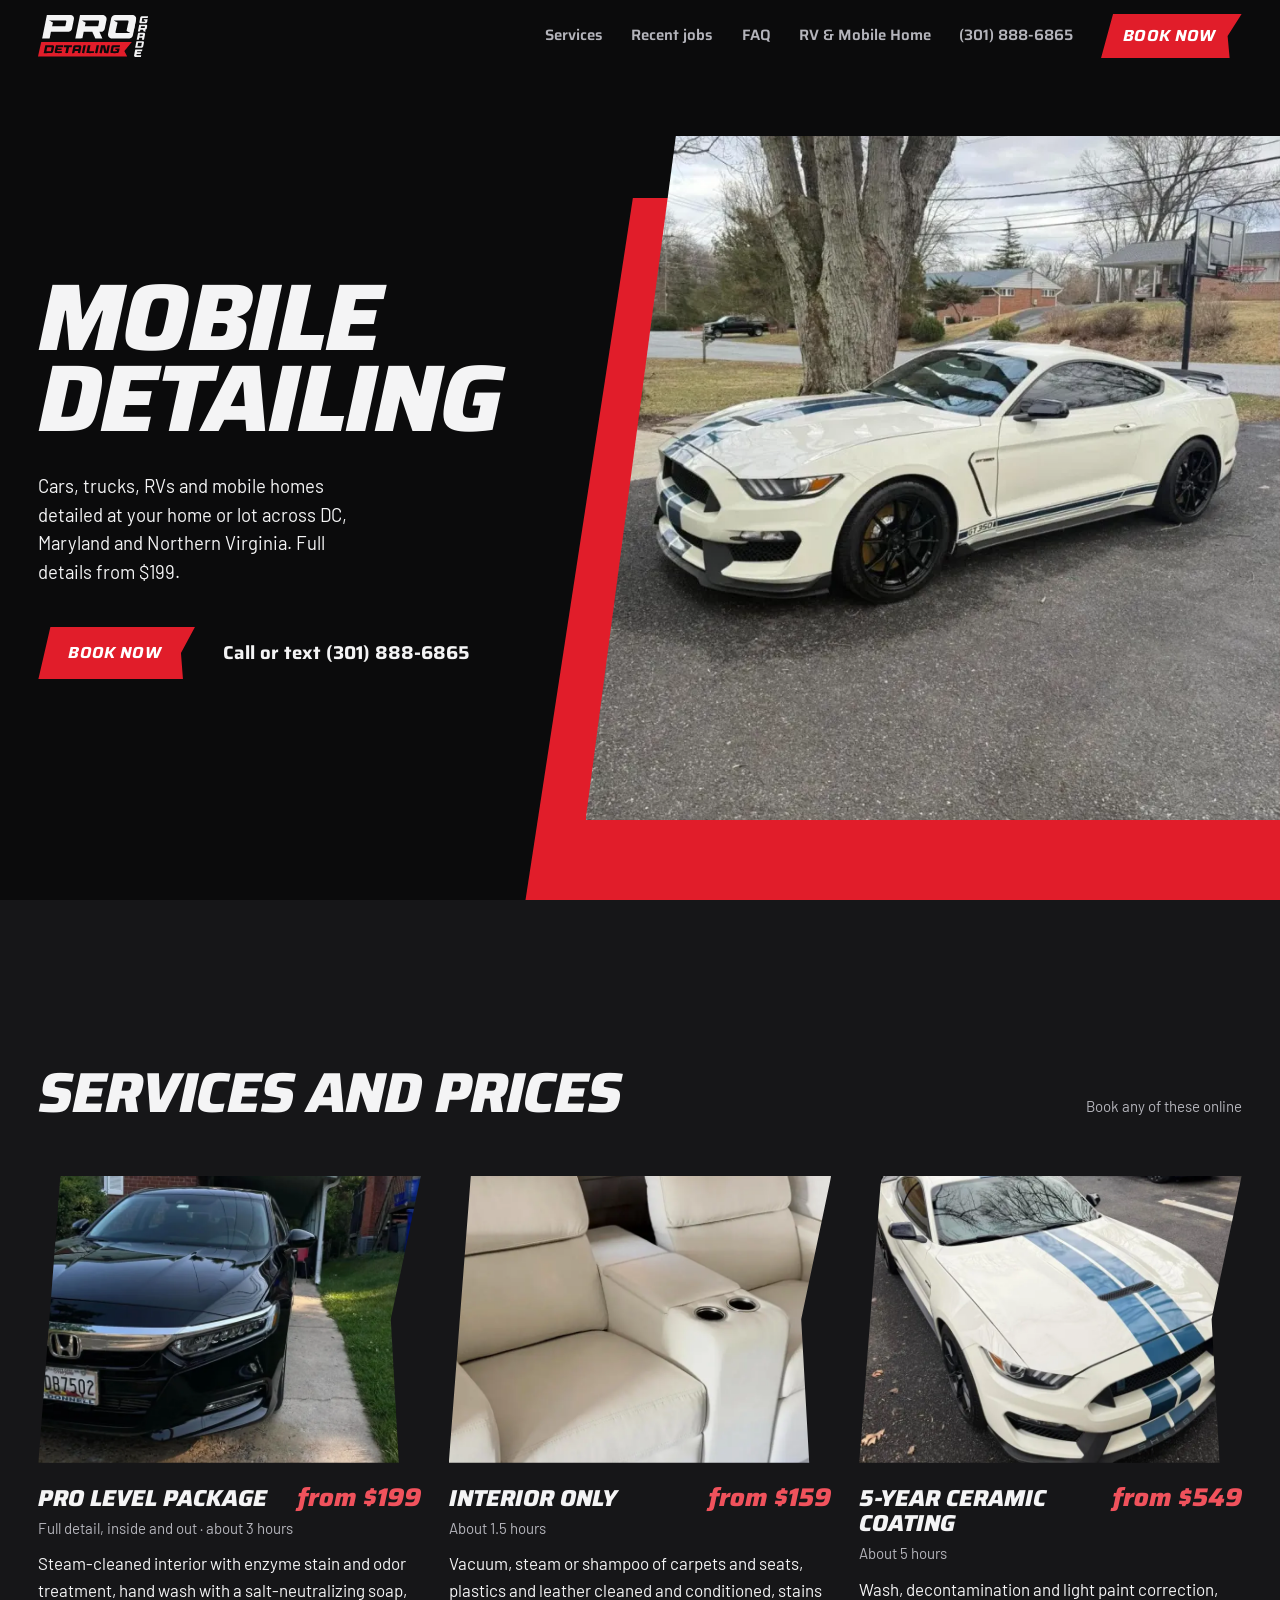
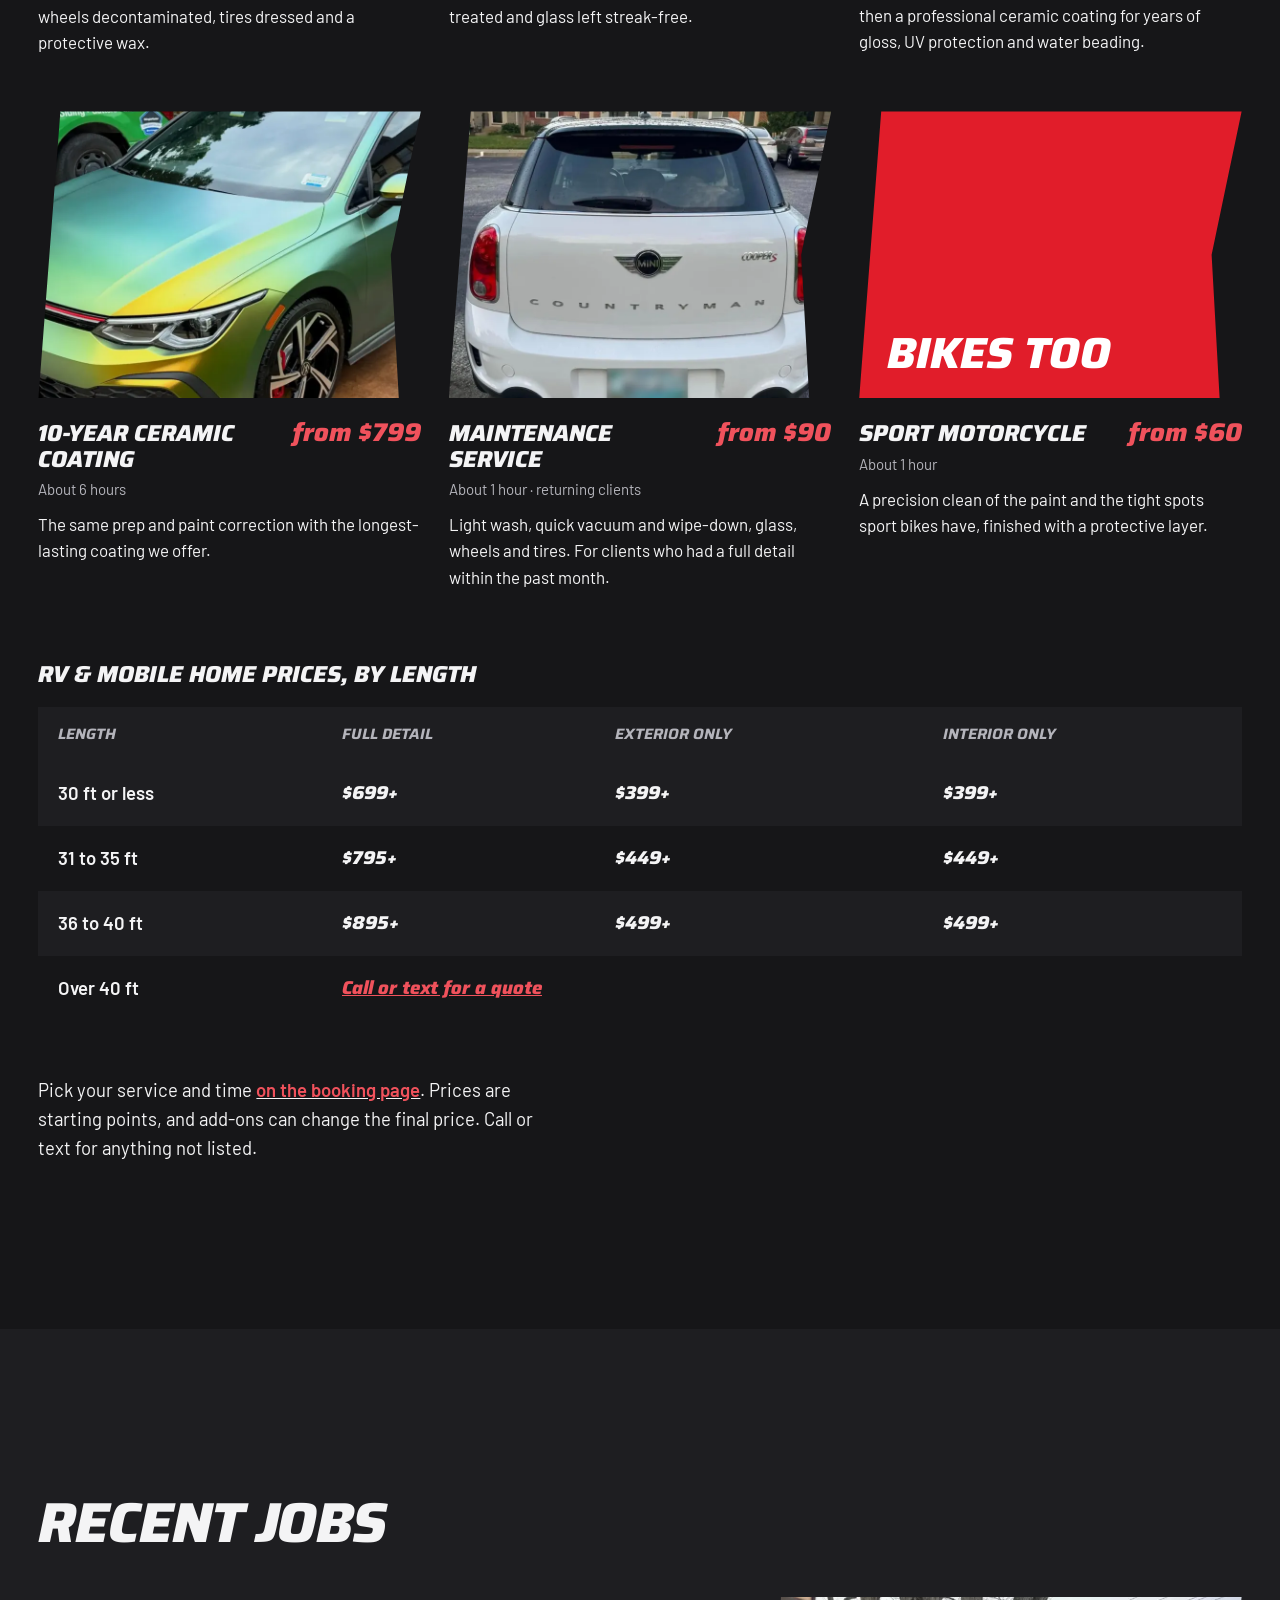
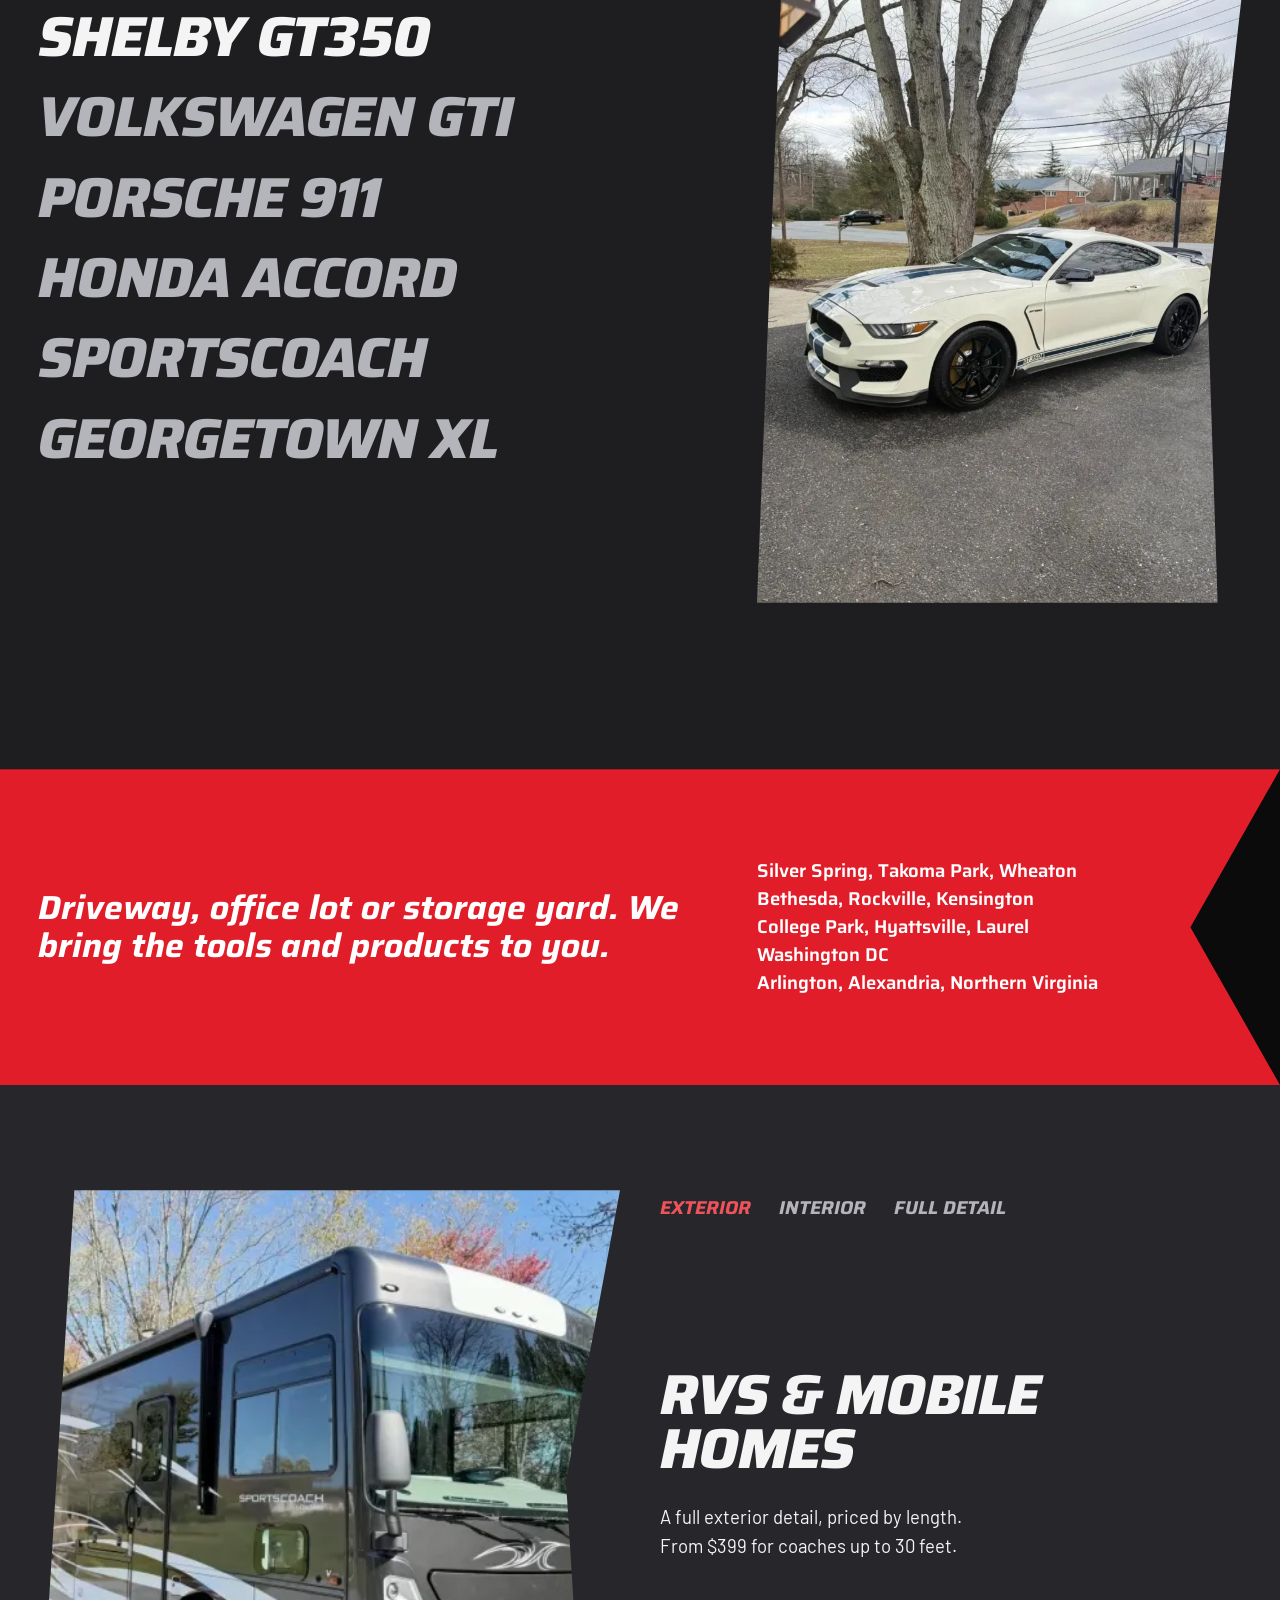
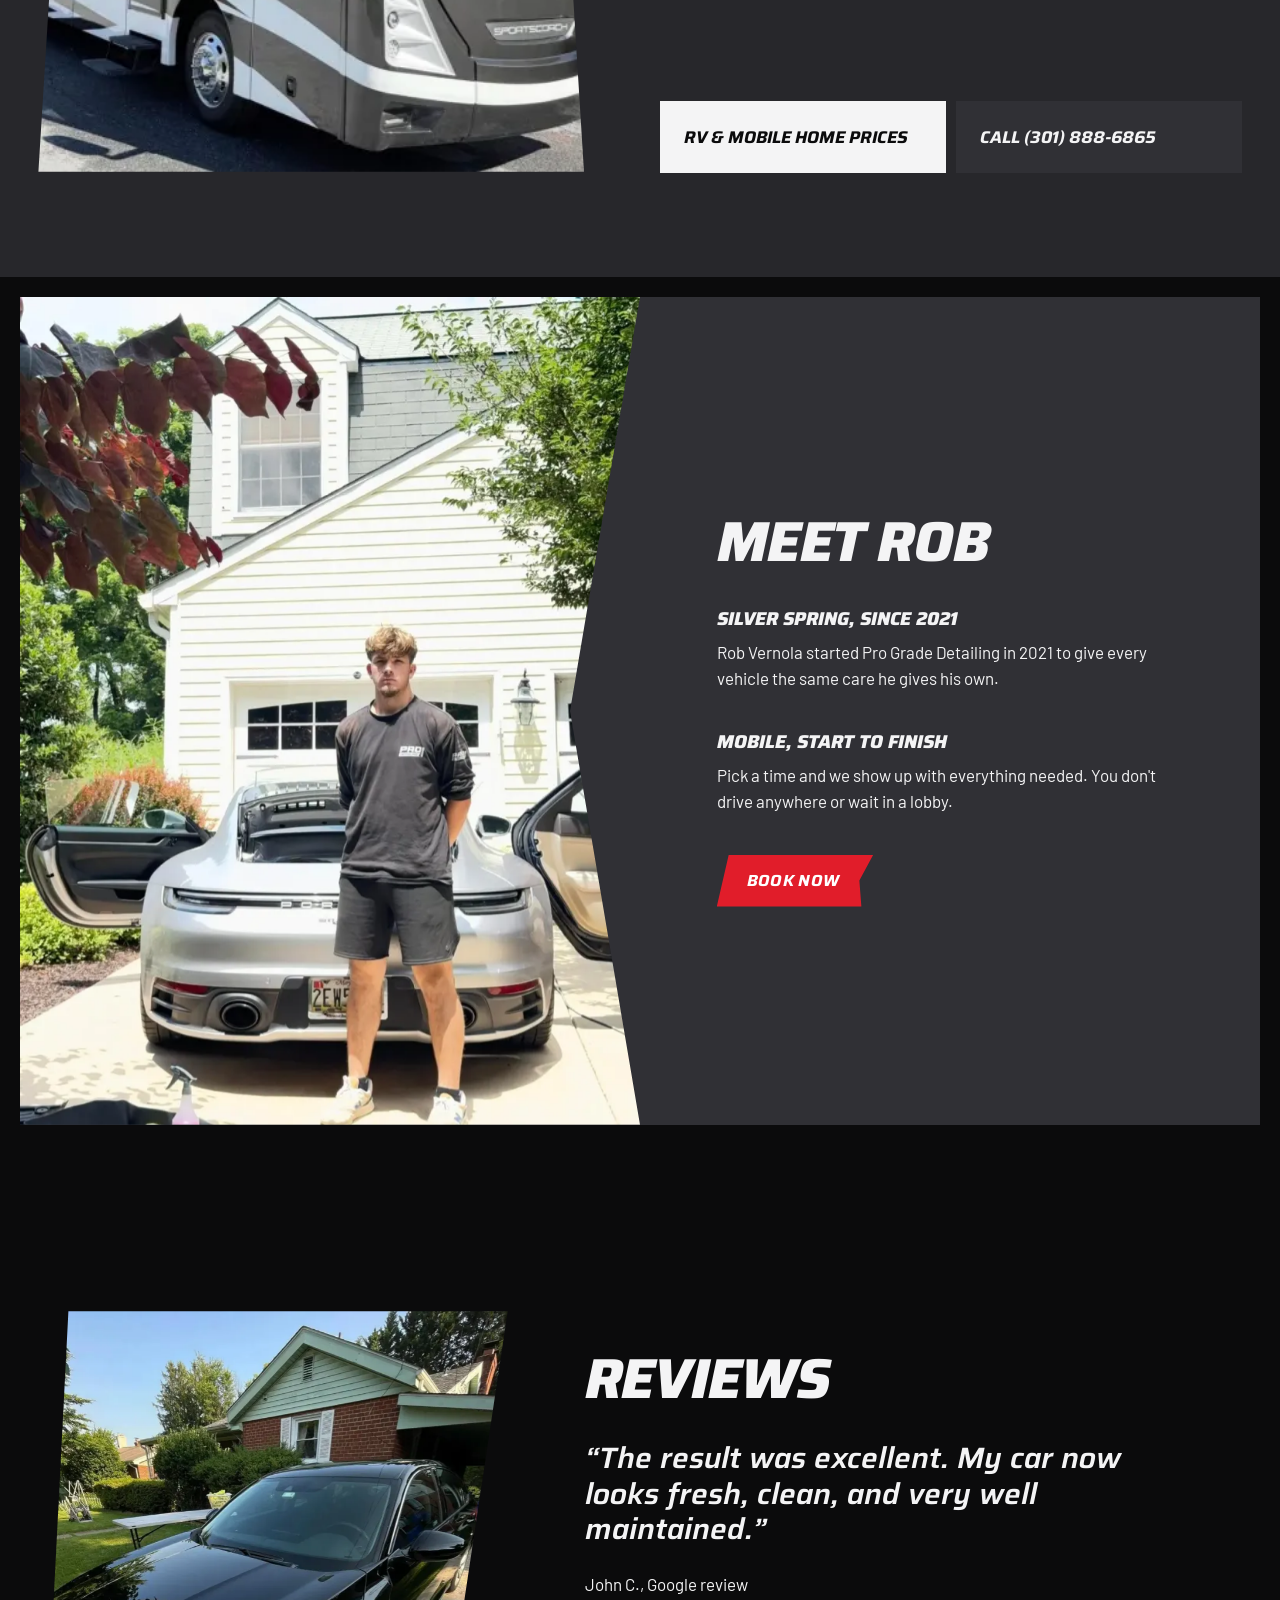
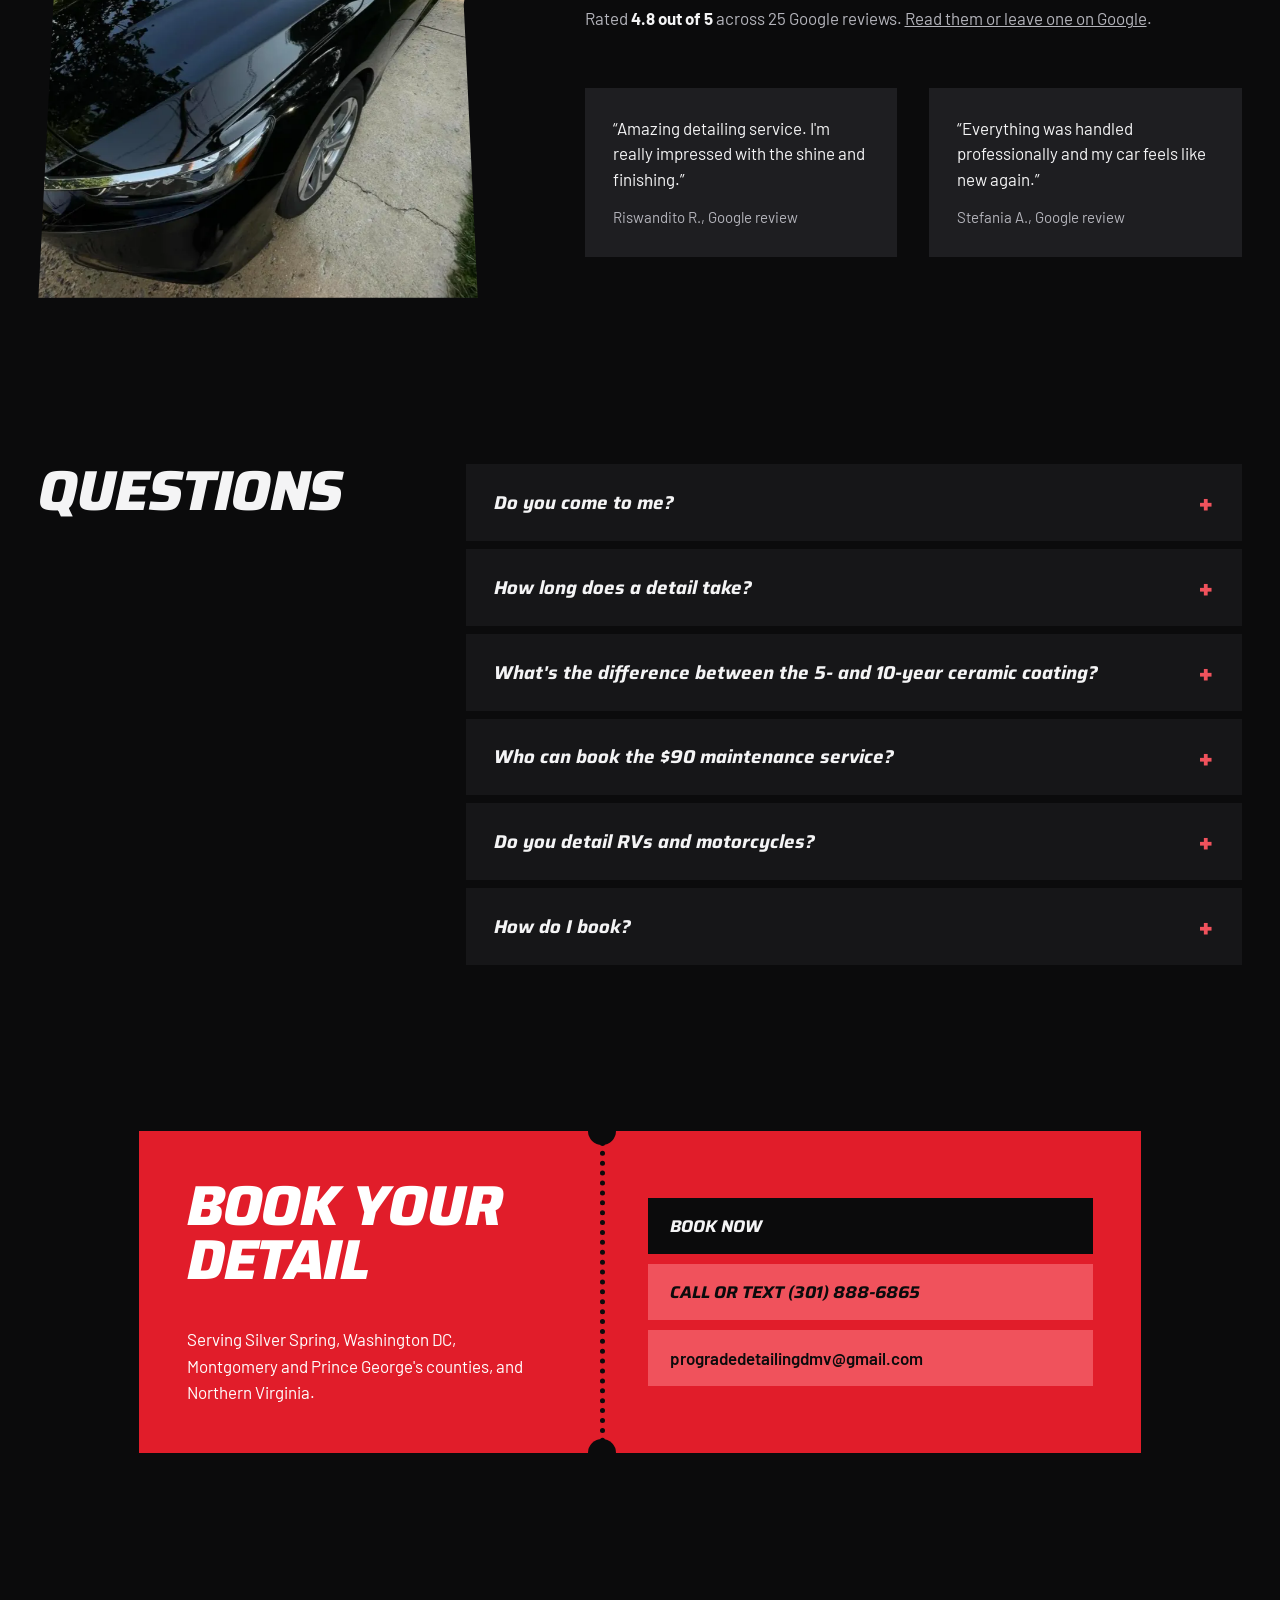
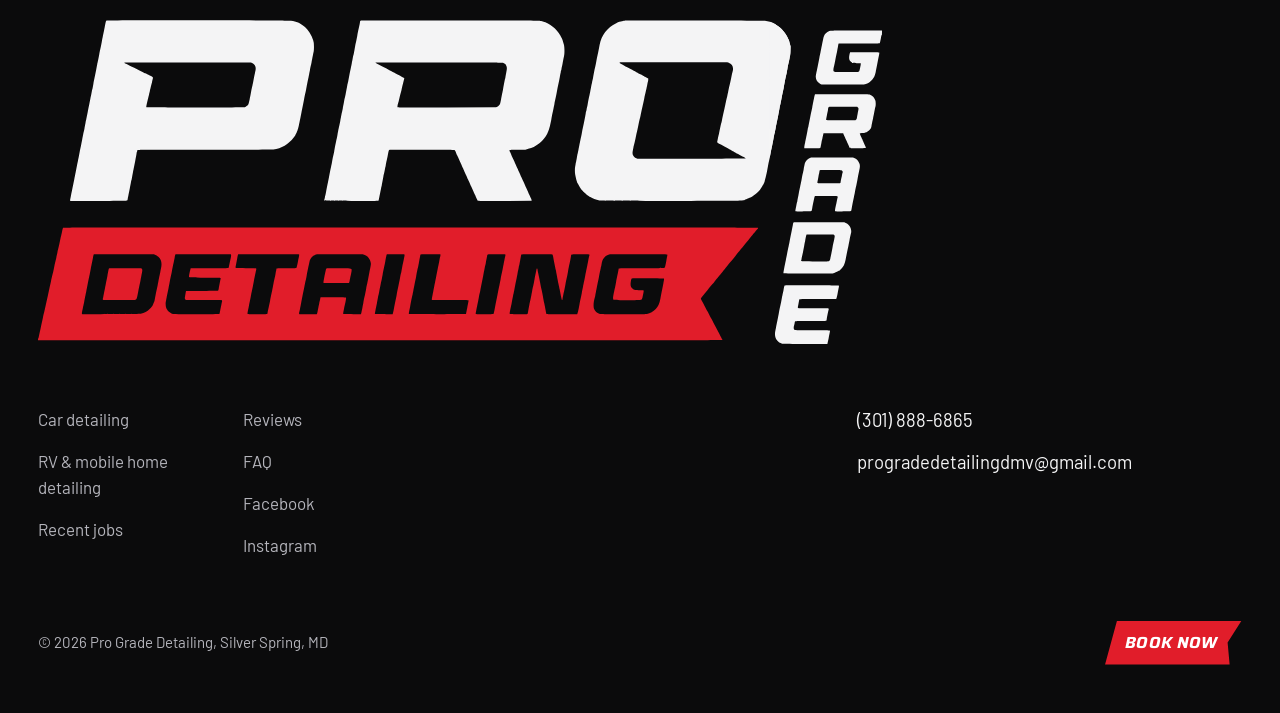
<file: index.html>
<!doctype html>
<html lang="en">
<head>
  <meta charset="utf-8">
  <meta name="viewport" content="width=device-width, initial-scale=1">
  <title>Mobile Car &amp; RV Detailing in Silver Spring, MD | Pro Grade</title>
  <meta name="description" content="Mobile car, RV and mobile home detailing in Silver Spring, DC, Maryland and Northern Virginia. Full details from $199, ceramic coating from $549. Rated 4.8 on Google.">
  <link rel="canonical" href="https://progradedetailing.net/">
  <meta property="og:type" content="website">
  <meta property="og:title" content="Pro Grade Detailing | Mobile Car, RV &amp; Mobile Home Detailing">
  <meta property="og:description" content="We come to you. Mobile car, RV and mobile home detailing across DC, Maryland and Northern Virginia. Full details from $199.">
  <meta property="og:image" content="https://progradedetailing.net/assets/og.jpg">
  <meta property="og:image:width" content="1200">
  <meta property="og:image:height" content="630">
  <meta name="twitter:card" content="summary_large_image">
  <meta property="og:url" content="https://progradedetailing.net/">
  <meta name="theme-color" content="#0b0b0c">
  <script>document.documentElement.classList.add('js')</script>
  <link rel="icon" href="assets/favicon.svg" type="image/svg+xml">
  <link rel="apple-touch-icon" href="assets/apple-touch-icon.png">
  <link rel="preconnect" href="https://fonts.googleapis.com">
  <link rel="preconnect" href="https://fonts.gstatic.com" crossorigin>
  <link href="https://fonts.googleapis.com/css2?family=Barlow:wght@400;600&family=Saira:ital,wght@0,600;0,700;1,600;1,700;1,800&display=swap" rel="stylesheet">
  <link rel="stylesheet" href="assets/site.css?v=17">
  <link rel="preload" as="image" href="assets/img/car-shelby.webp" imagesrcset="assets/img/car-shelby-800.webp 800w, assets/img/car-shelby.webp 1189w" imagesizes="(max-width: 900px) 100vw, 50vw">
  <script type="application/ld+json">
  {
    "@context": "https://schema.org",
    "@type": "AutoWash",
    "name": "Pro Grade Detailing",
    "url": "https://progradedetailing.net/",
    "telephone": "+1-301-888-6865",
    "email": "progradedetailingdmv@gmail.com",
    "image": "https://progradedetailing.net/assets/img/car-accord-front.webp",
    "logo": "https://progradedetailing.net/assets/apple-touch-icon.png",
    "hasMap": "https://www.google.com/search?kgmid=/g/11yhv1n46n",
    "founder": { "@type": "Person", "name": "Robert Vernola" },
    "foundingDate": "2021",
    "address": { "@type": "PostalAddress", "addressLocality": "Silver Spring", "addressRegion": "MD", "addressCountry": "US" },
    "areaServed": ["Washington, DC", "Montgomery County, MD", "Prince George's County, MD", "Northern Virginia"],
    "knowsAbout": ["Mobile car detailing", "Interior detailing", "Ceramic coating", "RV detailing", "Mobile home washing", "Motorcycle detailing"],
    "aggregateRating": { "@type": "AggregateRating", "ratingValue": "4.8", "reviewCount": "25" },
    "priceRange": "$60-$895",
    "hasOfferCatalog": {"@type": "OfferCatalog", "name": "Detailing services", "itemListElement": [{"@type": "Offer", "priceCurrency": "USD", "priceSpecification": {"@type": "PriceSpecification", "minPrice": "199", "priceCurrency": "USD"}, "itemOffered": {"@type": "Service", "name": "Pro Level Package (full detail)"}}, {"@type": "Offer", "priceCurrency": "USD", "priceSpecification": {"@type": "PriceSpecification", "minPrice": "159", "priceCurrency": "USD"}, "itemOffered": {"@type": "Service", "name": "Interior Only"}}, {"@type": "Offer", "priceCurrency": "USD", "priceSpecification": {"@type": "PriceSpecification", "minPrice": "549", "priceCurrency": "USD"}, "itemOffered": {"@type": "Service", "name": "5 Year Ceramic Coating"}}, {"@type": "Offer", "priceCurrency": "USD", "priceSpecification": {"@type": "PriceSpecification", "minPrice": "799", "priceCurrency": "USD"}, "itemOffered": {"@type": "Service", "name": "10 Year Ceramic Coating"}}, {"@type": "Offer", "priceCurrency": "USD", "priceSpecification": {"@type": "PriceSpecification", "minPrice": "90", "priceCurrency": "USD"}, "itemOffered": {"@type": "Service", "name": "Maintenance Service"}}, {"@type": "Offer", "priceCurrency": "USD", "priceSpecification": {"@type": "PriceSpecification", "minPrice": "60", "priceCurrency": "USD"}, "itemOffered": {"@type": "Service", "name": "Sport Motorcycle"}}]},
    "sameAs": ["https://www.facebook.com/progradedetailingdmv/", "https://www.instagram.com/prograde_detailing/"]
  }
  </script>
  <script type="application/ld+json">
{
  "@context": "https://schema.org",
  "@type": "FAQPage",
  "mainEntity": [
    {
      "@type": "Question",
      "name": "Do you come to me?",
      "acceptedAnswer": {
        "@type": "Answer",
        "text": "Yes. Pro Grade is fully mobile. We detail at your home, office or lot anywhere in Washington DC, suburban Maryland and Northern Virginia."
      }
    },
    {
      "@type": "Question",
      "name": "How long does a detail take?",
      "acceptedAnswer": {
        "@type": "Answer",
        "text": "About 3 hours for the Pro Level Package, 1.5 hours for an interior-only detail, 5 to 6 hours for ceramic coating and about 5 hours for an RV."
      }
    },
    {
      "@type": "Question",
      "name": "What's the difference between the 5- and 10-year ceramic coating?",
      "acceptedAnswer": {
        "@type": "Answer",
        "text": "Both include a wash, decontamination and light paint correction before the coating goes on. The 10-year option uses our longest-lasting coating."
      }
    },
    {
      "@type": "Question",
      "name": "Who can book the $90 maintenance service?",
      "acceptedAnswer": {
        "@type": "Answer",
        "text": "Returning clients who had a full interior or exterior detail with us within the past month. It keeps that result going between full details."
      }
    },
    {
      "@type": "Question",
      "name": "Do you detail RVs and motorcycles?",
      "acceptedAnswer": {
        "@type": "Answer",
        "text": "Yes. RV details are priced by length, from $399, and sport motorcycles are $60. RVs over 40 feet get a custom quote."
      }
    },
    {
      "@type": "Question",
      "name": "How do I book?",
      "acceptedAnswer": {
        "@type": "Answer",
        "text": "Pick a service and a time on our online booking page, or call or text (301) 888-6865."
      }
    }
  ]
}
  </script>
</head>
<body>
  <a class="skip" href="#main">Skip to content</a>

  <header class="site-header">
    <div class="wrap">
      <a class="brand" href="./" aria-label="Pro Grade Detailing home"><img src="assets/logo-red.svg" alt="Pro Grade Detailing" width="110" height="42"></a>
      <nav class="nav" id="site-nav" aria-label="Main">
        <a class="opt" href="#services">Services</a>
        <a class="opt" href="#work">Recent jobs</a>
        <a class="opt" href="#faq">FAQ</a>
        <a class="opt" href="rv/">RV &amp; Mobile Home</a>
        <a href="tel:+13018886865">(301) 888-6865</a>
        <a class="btn btn-red" href="https://cal.callwhale.com/progradedetailing" target="_blank" rel="noopener">Book Now</a>
      </nav>
      <button class="menu-toggle" type="button" aria-expanded="false" aria-controls="site-nav" aria-label="Menu"><span></span><span></span></button>
    </div>
  </header>

  <main id="main">
    <section class="hero" aria-labelledby="hero-title">
      <div class="hero-copy">
        <h1 id="hero-title">Mobile detailing</h1>
        <p>Cars, trucks, RVs and mobile homes detailed at your home or lot across DC, Maryland and Northern Virginia. Full details from $199.</p>
        <div class="hero-actions">
          <a class="btn btn-red" href="https://cal.callwhale.com/progradedetailing" target="_blank" rel="noopener">Book Now</a>
          <a href="tel:+13018886865">Call or text (301) 888-6865</a>
        </div>
      </div>
      <div class="hero-shot"><div class="cut"><img src="assets/img/car-shelby.webp" srcset="assets/img/car-shelby-800.webp 800w, assets/img/car-shelby.webp 1189w" sizes="(max-width: 900px) 100vw, 50vw" alt="White Shelby GT350 with blue stripes, freshly detailed in a driveway" width="1189" height="1586" style="object-position:45% 70%"></div></div>
    </section>

    <section class="services" id="services" aria-labelledby="services-title">
      <div class="wrap">
        <div class="list-head rise"><h2 id="services-title">Services and prices</h2><span>Book any of these online</span></div>
        <ul class="menu">
          <li class="rise" style="--i:0"><img src="assets/img/car-accord-front.webp" srcset="assets/img/car-accord-front-800.webp 800w, assets/img/car-accord-front.webp 1268w" sizes="(max-width: 560px) 100vw, (max-width: 900px) 50vw, 33vw" alt="Black Honda Accord after a Pro Level full detail" width="800" height="600" loading="lazy"><div><div class="svc-top"><h3><a href="https://cal.callwhale.com/progradedetailing" target="_blank" rel="noopener">Pro Level Package</a></h3><span class="price">from $199</span></div><p class="meta">Full detail, inside and out · about 3 hours</p><p>Steam-cleaned interior with enzyme stain and odor treatment, hand wash with a salt-neutralizing soap, wheels decontaminated, tires dressed and a protective wax.</p></div></li>
          <li class="rise" style="--i:1"><img src="assets/img/rv-recliners.webp" srcset="assets/img/rv-recliners-800.webp 800w, assets/img/rv-recliners.webp 1188w" sizes="(max-width: 560px) 100vw, (max-width: 900px) 50vw, 33vw" alt="Clean cream leather recliners after an interior detail" width="800" height="600" loading="lazy"><div><div class="svc-top"><h3><a href="https://cal.callwhale.com/progradedetailing" target="_blank" rel="noopener">Interior only</a></h3><span class="price">from $159</span></div><p class="meta">About 1.5 hours</p><p>Vacuum, steam or shampoo of carpets and seats, plastics and leather cleaned and conditioned, stains treated and glass left streak-free.</p></div></li>
          <li class="rise" style="--i:2"><img src="assets/img/car-shelby-hood.webp" srcset="assets/img/car-shelby-hood-800.webp 800w, assets/img/car-shelby-hood.webp 1189w" sizes="(max-width: 560px) 100vw, (max-width: 900px) 50vw, 33vw" alt="Shelby GT350 hood with a glossy ceramic-coated finish" width="800" height="600" loading="lazy" style="object-position:50% 70%"><div><div class="svc-top"><h3><a href="https://cal.callwhale.com/progradedetailing" target="_blank" rel="noopener">5-year ceramic coating</a></h3><span class="price">from $549</span></div><p class="meta">About 5 hours</p><p>Wash, decontamination and light paint correction, then a professional ceramic coating for years of gloss, UV protection and water beading.</p></div></li>
          <li class="rise" style="--i:0"><img src="assets/img/car-gti-front.webp" srcset="assets/img/car-gti-front-800.webp 800w, assets/img/car-gti-front.webp 1189w" sizes="(max-width: 560px) 100vw, (max-width: 900px) 50vw, 33vw" alt="Volkswagen GTI with color-shift paint after a ceramic coating" width="800" height="600" loading="lazy"><div><div class="svc-top"><h3><a href="https://cal.callwhale.com/progradedetailing" target="_blank" rel="noopener">10-year ceramic coating</a></h3><span class="price">from $799</span></div><p class="meta">About 6 hours</p><p>The same prep and paint correction with the longest-lasting coating we offer.</p></div></li>
          <li class="rise" style="--i:1"><img src="assets/img/car-mini-rear.webp" srcset="assets/img/car-mini-rear-800.webp 800w, assets/img/car-mini-rear.webp 1297w" sizes="(max-width: 560px) 100vw, (max-width: 900px) 50vw, 33vw" alt="White Mini Countryman Cooper S after a maintenance wash" width="1297" height="1729" loading="lazy" style="object-position:50% 62%"><div><div class="svc-top"><h3><a href="https://cal.callwhale.com/progradedetailing" target="_blank" rel="noopener">Maintenance service</a></h3><span class="price">from $90</span></div><p class="meta">About 1 hour · returning clients</p><p>Light wash, quick vacuum and wipe-down, glass, wheels and tires. For clients who had a full detail within the past month.</p></div></li>
          <li class="rise" style="--i:2"><div class="svc-tile" aria-hidden="true">Bikes too</div><div><div class="svc-top"><h3><a href="https://cal.callwhale.com/progradedetailing" target="_blank" rel="noopener">Sport motorcycle</a></h3><span class="price">from $60</span></div><p class="meta">About 1 hour</p><p>A precision clean of the paint and the tight spots sport bikes have, finished with a protective layer.</p></div></li>
        </ul>
        <div class="pricing rise" id="rv-pricing">
          <h3>RV &amp; mobile home prices, by length</h3>
          <div class="table-scroll">
            <table>
              <thead><tr><th scope="col">Length</th><th scope="col">Full detail</th><th scope="col">Exterior only</th><th scope="col">Interior only</th></tr></thead>
              <tbody>
                <tr><th scope="row">30 ft or less</th><td>$699+</td><td>$399+</td><td>$399+</td></tr>
                <tr><th scope="row">31 to 35 ft</th><td>$795+</td><td>$449+</td><td>$449+</td></tr>
                <tr><th scope="row">36 to 40 ft</th><td>$895+</td><td>$499+</td><td>$499+</td></tr>
                <tr><th scope="row">Over 40 ft</th><td colspan="3"><a href="tel:+13018886865">Call or text for a quote</a></td></tr>
              </tbody>
            </table>
          </div>
        </div>
        <p class="note rise">Pick your service and time <a href="https://cal.callwhale.com/progradedetailing" target="_blank" rel="noopener"><strong>on the booking page</strong></a>. Prices are starting points, and add-ons can change the final price. Call or text for anything not listed.</p>
      </div>
    </section>

    <section class="work" id="work" aria-labelledby="work-title">
      <div class="wrap">
        <h2 id="work-title" class="rise">Recent jobs</h2>
        <div class="index">
          <ol>
            <li><a class="is-active" href="#work" data-shot="shelby"><img class="thumb" src="assets/img/car-shelby.webp" srcset="assets/img/car-shelby-800.webp 800w, assets/img/car-shelby.webp 1189w" sizes="64px" alt="" loading="lazy" width="1189" height="1586"><span class="name">Shelby GT350</span></a></li>
            <li><a href="#work" data-shot="gti"><img class="thumb" src="assets/img/car-gti-front.webp" srcset="assets/img/car-gti-front-800.webp 800w, assets/img/car-gti-front.webp 1189w" sizes="64px" alt="" loading="lazy" width="1189" height="1586"><span class="name">Volkswagen GTI</span></a></li>
            <li><a href="#work" data-shot="porsche"><img class="thumb" src="assets/img/rob-porsche.webp" srcset="assets/img/rob-porsche-800.webp 800w, assets/img/rob-porsche.webp 1189w" sizes="64px" alt="" loading="lazy" width="1189" height="1586"><span class="name">Porsche 911</span></a></li>
            <li><a href="#work" data-shot="accord"><img class="thumb" src="assets/img/car-accord-front.webp" srcset="assets/img/car-accord-front-800.webp 800w, assets/img/car-accord-front.webp 1268w" sizes="64px" alt="" loading="lazy" width="1268" height="1585"><span class="name">Honda Accord</span></a></li>
            <li><a href="rv/" data-shot="sportscoach"><img class="thumb" src="assets/img/rv-sportscoach-side.webp" srcset="assets/img/rv-sportscoach-side-800.webp 800w, assets/img/rv-sportscoach-side.webp 1512w" sizes="64px" alt="" loading="lazy" width="1512" height="850"><span class="name">Sportscoach</span></a></li>
            <li><a href="rv/" data-shot="georgetown"><img class="thumb" src="assets/img/rv-georgetown-front.webp" srcset="assets/img/rv-georgetown-front-800.webp 800w, assets/img/rv-georgetown-front.webp 1189w" sizes="64px" alt="" loading="lazy" width="1189" height="1586"><span class="name">Georgetown XL</span></a></li>
          </ol>
          <div class="frame" aria-hidden="true">
            <img class="is-active" data-shot="shelby" src="assets/img/car-shelby.webp" srcset="assets/img/car-shelby-800.webp 800w, assets/img/car-shelby.webp 1189w" sizes="(max-width: 900px) 100vw, 50vw" alt="" width="1189" height="1586" loading="lazy" style="object-position:40% 75%">
            <img data-shot="gti" src="assets/img/car-gti-front.webp" srcset="assets/img/car-gti-front-800.webp 800w, assets/img/car-gti-front.webp 1189w" sizes="(max-width: 900px) 100vw, 50vw" alt="" width="1189" height="1586" loading="lazy">
            <img data-shot="porsche" src="assets/img/rob-porsche.webp" srcset="assets/img/rob-porsche-800.webp 800w, assets/img/rob-porsche.webp 1189w" sizes="(max-width: 900px) 100vw, 50vw" alt="" width="1189" height="1586" loading="lazy" style="object-position:50% 80%">
            <img data-shot="accord" src="assets/img/car-accord-front.webp" srcset="assets/img/car-accord-front-800.webp 800w, assets/img/car-accord-front.webp 1268w" sizes="(max-width: 900px) 100vw, 50vw" alt="" width="1268" height="1585" loading="lazy">
            <img data-shot="sportscoach" src="assets/img/rv-sportscoach-side.webp" srcset="assets/img/rv-sportscoach-side-800.webp 800w, assets/img/rv-sportscoach-side.webp 1512w" sizes="(max-width: 900px) 100vw, 50vw" alt="" width="1512" height="850" loading="lazy" style="object-position:70% 50%">
            <img data-shot="georgetown" src="assets/img/rv-georgetown-front.webp" srcset="assets/img/rv-georgetown-front-800.webp 800w, assets/img/rv-georgetown-front.webp 1189w" sizes="(max-width: 900px) 100vw, 50vw" alt="" width="1189" height="1586" loading="lazy" style="object-position:50% 70%">
          </div>
        </div>
      </div>
    </section>

    <div class="band">
      <div class="wrap">
        <p class="rise">Driveway, office lot or storage yard. We bring the tools and products to you.</p>
        <ul class="areas rise" style="--i:1" aria-label="Areas we serve"><li>Silver Spring, Takoma Park, Wheaton</li><li>Bethesda, Rockville, Kensington</li><li>College Park, Hyattsville, Laurel</li><li>Washington DC</li><li>Arlington, Alexandria, Northern Virginia</li></ul>
      </div>
    </div>

    <section class="showcase" id="rvs" aria-labelledby="rv-title" data-tabs>
      <div class="wrap">
        <div class="plate rise">
          <img class="is-active" data-tab="tab-ext" src="assets/img/rv-sportscoach-front.webp" srcset="assets/img/rv-sportscoach-front-800.webp 800w, assets/img/rv-sportscoach-front.webp 1512w" sizes="(max-width: 900px) 100vw, 50vw" alt="Sportscoach motorhome after an exterior detail" width="1512" height="850" loading="lazy" style="object-position:72% 50%">
          <img data-tab="tab-int" src="assets/img/rv-interior.webp" srcset="assets/img/rv-interior-800.webp 800w, assets/img/rv-interior.webp 1189w" sizes="(max-width: 900px) 100vw, 50vw" alt="Motorhome living area after an interior detail" width="1189" height="1586" loading="lazy">
          <img data-tab="tab-pro" src="assets/img/rv-berkshire-rear.webp" srcset="assets/img/rv-berkshire-rear-800.webp 800w, assets/img/rv-berkshire-rear.webp 1189w" sizes="(max-width: 900px) 100vw, 50vw" alt="Glossy finish on a Berkshire XLT motorhome" width="1189" height="1586" loading="lazy" style="object-position:50% 60%">
        </div>
        <div class="plate-copy">
          <div class="tabs rise" role="tablist" aria-label="RV services">
            <button role="tab" id="tab-ext" aria-selected="true" aria-controls="p-ext">Exterior</button>
            <button role="tab" id="tab-int" aria-selected="false" aria-controls="p-int" tabindex="-1">Interior</button>
            <button role="tab" id="tab-pro" aria-selected="false" aria-controls="p-pro" tabindex="-1">Full detail</button>
          </div>
          <div class="rise" style="--i:1">
            <h2 id="rv-title">RVs &amp; mobile homes</h2>
            <div class="panel" id="p-ext" role="tabpanel" aria-labelledby="tab-ext"><p>A full exterior detail, priced by length. From $399 for coaches up to 30 feet.</p></div>
            <div class="panel" id="p-int" role="tabpanel" aria-labelledby="tab-int" hidden><p>A full interior detail, priced by length. From $399 for coaches up to 30 feet.</p></div>
            <div class="panel" id="p-pro" role="tabpanel" aria-labelledby="tab-pro" hidden><p>Inside and out in one visit, priced by length. From $699 for coaches up to 30 feet.</p></div>
          </div>
          <div class="cells rise" style="--i:2">
            <a href="#rv-pricing">RV &amp; mobile home prices</a>
            <a href="tel:+13018886865">Call (301) 888-6865</a>
          </div>
        </div>
      </div>
    </section>

    <section class="about" id="about" aria-labelledby="about-title">
      <div class="about-panel">
        <div class="portrait"><img src="assets/img/rob-porsche.webp" srcset="assets/img/rob-porsche-800.webp 800w, assets/img/rob-porsche.webp 1189w" sizes="(max-width: 900px) 100vw, 50vw" alt="Rob Vernola, owner of Pro Grade Detailing, with a Porsche 911" width="1189" height="1586" loading="lazy"></div>
        <div class="about-body">
          <h2 id="about-title" class="rise">Meet Rob</h2>
          <div class="rise"><h3>Silver Spring, since 2021</h3><p>Rob Vernola started Pro Grade Detailing in 2021 to give every vehicle the same care he gives his own.</p></div>
          <div class="rise" style="--i:1"><h3>Mobile, start to finish</h3><p>Pick a time and we show up with everything needed. You don't drive anywhere or wait in a lobby.</p></div>
          <a class="btn btn-red rise" style="--i:2" href="https://cal.callwhale.com/progradedetailing" target="_blank" rel="noopener">Book Now</a>
        </div>
      </div>
    </section>

    <section class="quote" id="reviews" aria-labelledby="reviews-title">
      <div class="wrap">
        <img class="big rise" src="assets/img/car-accord-hood.webp" srcset="assets/img/car-accord-hood-800.webp 800w, assets/img/car-accord-hood.webp 1268w" sizes="(max-width: 900px) 100vw, 50vw" alt="Mirror finish on a black Honda Accord hood" width="1268" height="1585" loading="lazy">
        <div class="quote-copy">
          <h2 id="reviews-title" class="rise">Reviews</h2>
          <blockquote class="rise" style="--i:1">&ldquo;The result was excellent. My car now looks fresh, clean, and very well maintained.&rdquo;</blockquote>
          <cite class="rise" style="--i:2">John C., Google review</cite>
          <p class="score rise" style="--i:2">Rated <strong>4.8 out of 5</strong> across 25 Google reviews. <a href="https://www.google.com/search?kgmid=/g/11yhv1n46n" target="_blank" rel="noopener">Read them or leave one on Google</a>.</p>
          <div class="more rise" style="--i:3">
            <figure><blockquote>&ldquo;Amazing detailing service. I'm really impressed with the shine and finishing.&rdquo;</blockquote><figcaption>Riswandito R., Google review</figcaption></figure>
            <figure><blockquote>&ldquo;Everything was handled professionally and my car feels like new again.&rdquo;</blockquote><figcaption>Stefania A., Google review</figcaption></figure>
          </div>
        </div>
      </div>
    </section>

    <section class="faq" id="faq" aria-labelledby="faq-title">
      <div class="wrap">
        <h2 id="faq-title" class="rise">Questions</h2>
        <div class="faq-list">
          <details class="rise"><summary>Do you come to me?</summary><p>Yes. Pro Grade is fully mobile. We detail at your home, office or lot anywhere in Washington DC, suburban Maryland and Northern Virginia.</p></details>
          <details class="rise"><summary>How long does a detail take?</summary><p>About 3 hours for the Pro Level Package, 1.5 hours for an interior-only detail, 5 to 6 hours for ceramic coating and about 5 hours for an RV.</p></details>
          <details class="rise"><summary>What's the difference between the 5- and 10-year ceramic coating?</summary><p>Both include a wash, decontamination and light paint correction before the coating goes on. The 10-year option uses our longest-lasting coating.</p></details>
          <details class="rise"><summary>Who can book the $90 maintenance service?</summary><p>Returning clients who had a full interior or exterior detail with us within the past month. It keeps that result going between full details.</p></details>
          <details class="rise"><summary>Do you detail RVs and motorcycles?</summary><p>Yes. RV details are priced by length, from $399, and sport motorcycles are $60. RVs over 40 feet get a custom quote.</p></details>
          <details class="rise"><summary>How do I book?</summary><p>Pick a service and a time on our online booking page, or call or text (301) 888-6865.</p></details>
        </div>
      </div>
    </section>

    <section class="contact" id="book" aria-labelledby="book-title">
      <div class="wrap">
        <div class="coupon rise">
          <div class="coupon-left">
            <h2 id="book-title">Book your detail</h2>
            <p>Serving Silver Spring, Washington DC, Montgomery and Prince George's counties, and Northern Virginia.</p>
          </div>
          <span class="perf" aria-hidden="true"></span>
          <div class="coupon-right">
            <a class="main" href="https://cal.callwhale.com/progradedetailing" target="_blank" rel="noopener">Book Now</a>
            <a href="tel:+13018886865">Call or text (301) 888-6865</a>
            <a class="mail" href="mailto:progradedetailingdmv@gmail.com">progradedetailingdmv@gmail.com</a>
          </div>
        </div>
      </div>
    </section>
  </main>

  <footer class="site-footer">
    <div class="wrap">
      <img class="mark" src="assets/logo-red.svg" alt="Pro Grade Detailing" width="1080" height="415" loading="lazy">
      <div class="foot-cols">
        <ul><li><a href="#services">Car detailing</a></li><li><a href="rv/">RV &amp; mobile home detailing</a></li><li><a href="#work">Recent jobs</a></li></ul>
        <ul><li><a href="#reviews">Reviews</a></li><li><a href="#faq">FAQ</a></li><li><a href="https://www.facebook.com/progradedetailingdmv/" target="_blank" rel="noopener">Facebook</a></li><li><a href="https://www.instagram.com/prograde_detailing/" target="_blank" rel="noopener">Instagram</a></li></ul>
        <div class="foot-contact">
          <a href="tel:+13018886865">(301) 888-6865</a>
          <a href="mailto:progradedetailingdmv@gmail.com">progradedetailingdmv@gmail.com</a>
        </div>
      </div>
      <div class="foot-last">
        <span>&copy; <span data-year>2026</span> Pro Grade Detailing, Silver Spring, MD</span>
        <a class="btn btn-red" href="https://cal.callwhale.com/progradedetailing" target="_blank" rel="noopener">Book Now</a>
      </div>
    </div>
  </footer>

  <div class="mobile-bar">
    <a class="btn btn-ink" href="tel:+13018886865">Call</a>
    <a class="btn btn-red" href="https://cal.callwhale.com/progradedetailing" target="_blank" rel="noopener">Book Now</a>
  </div>

  <script src="assets/site.js?v=17"></script>
</body>
</html>
</file>
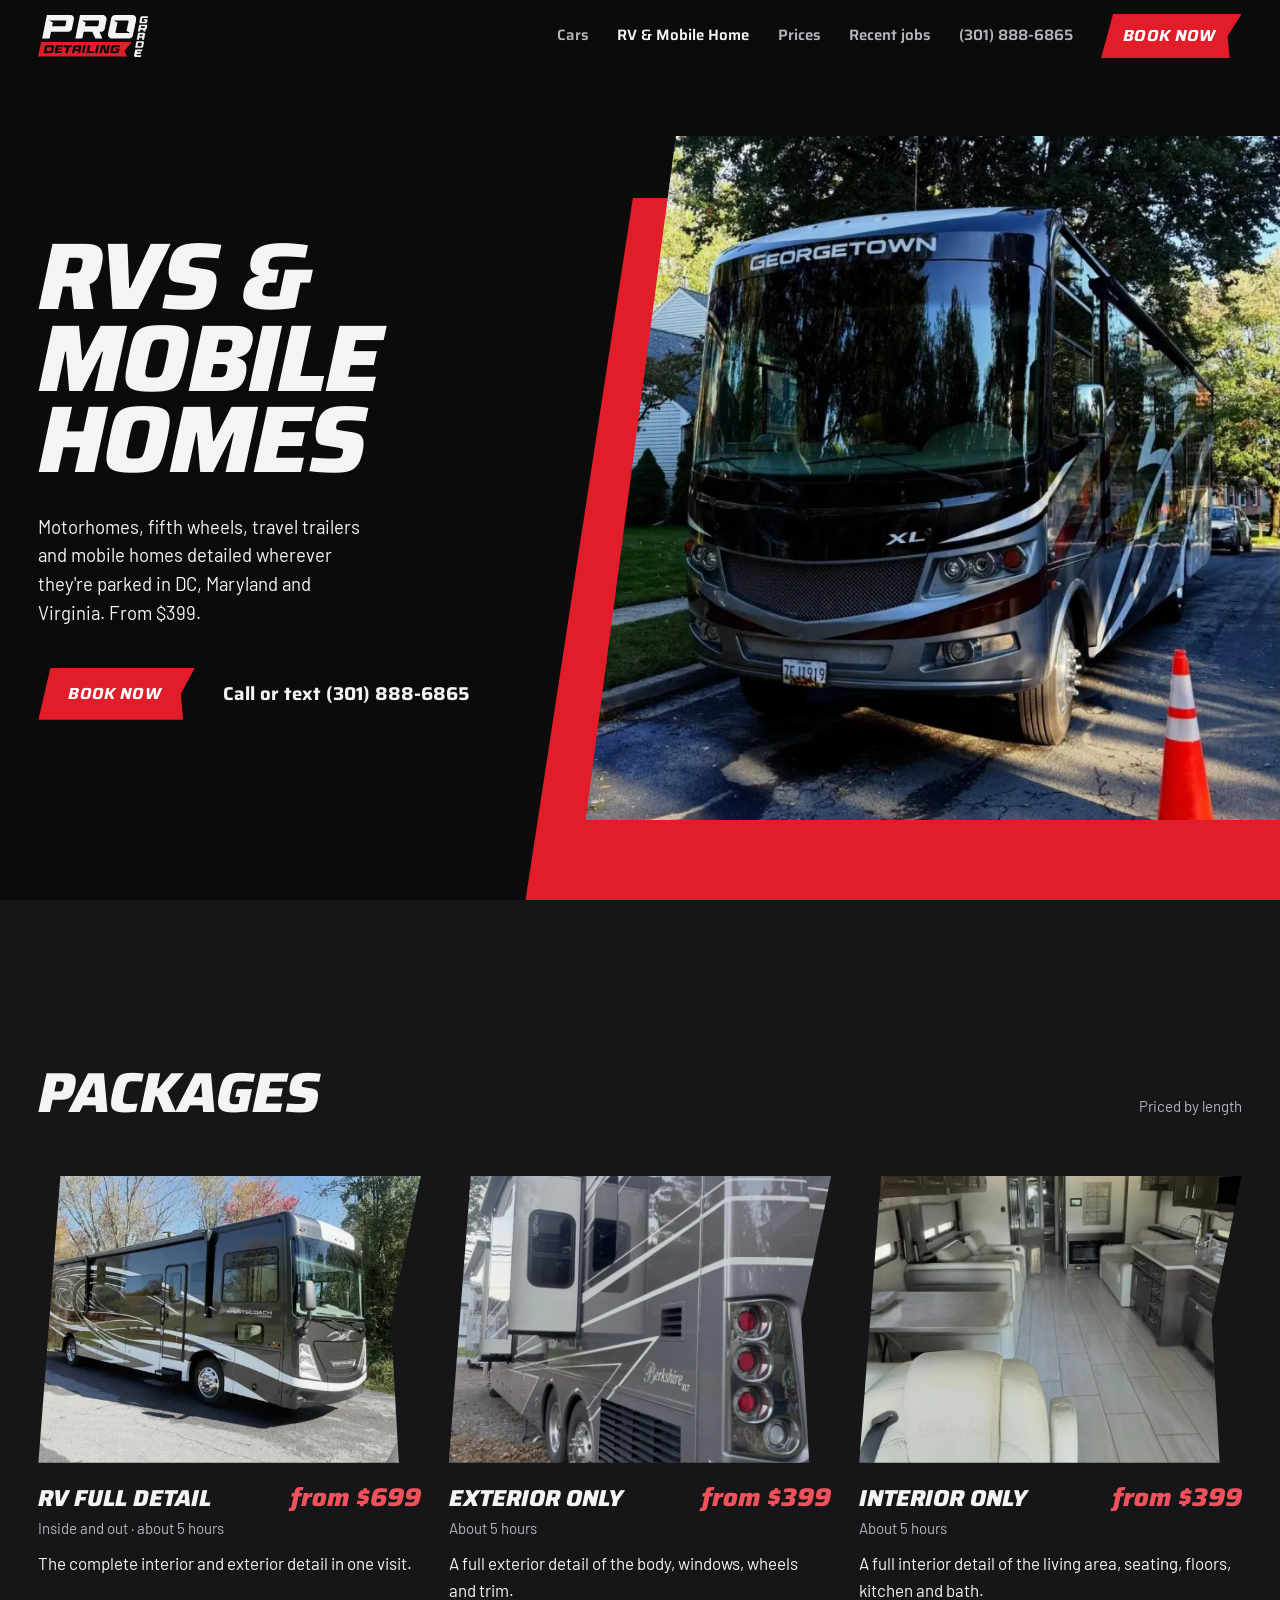
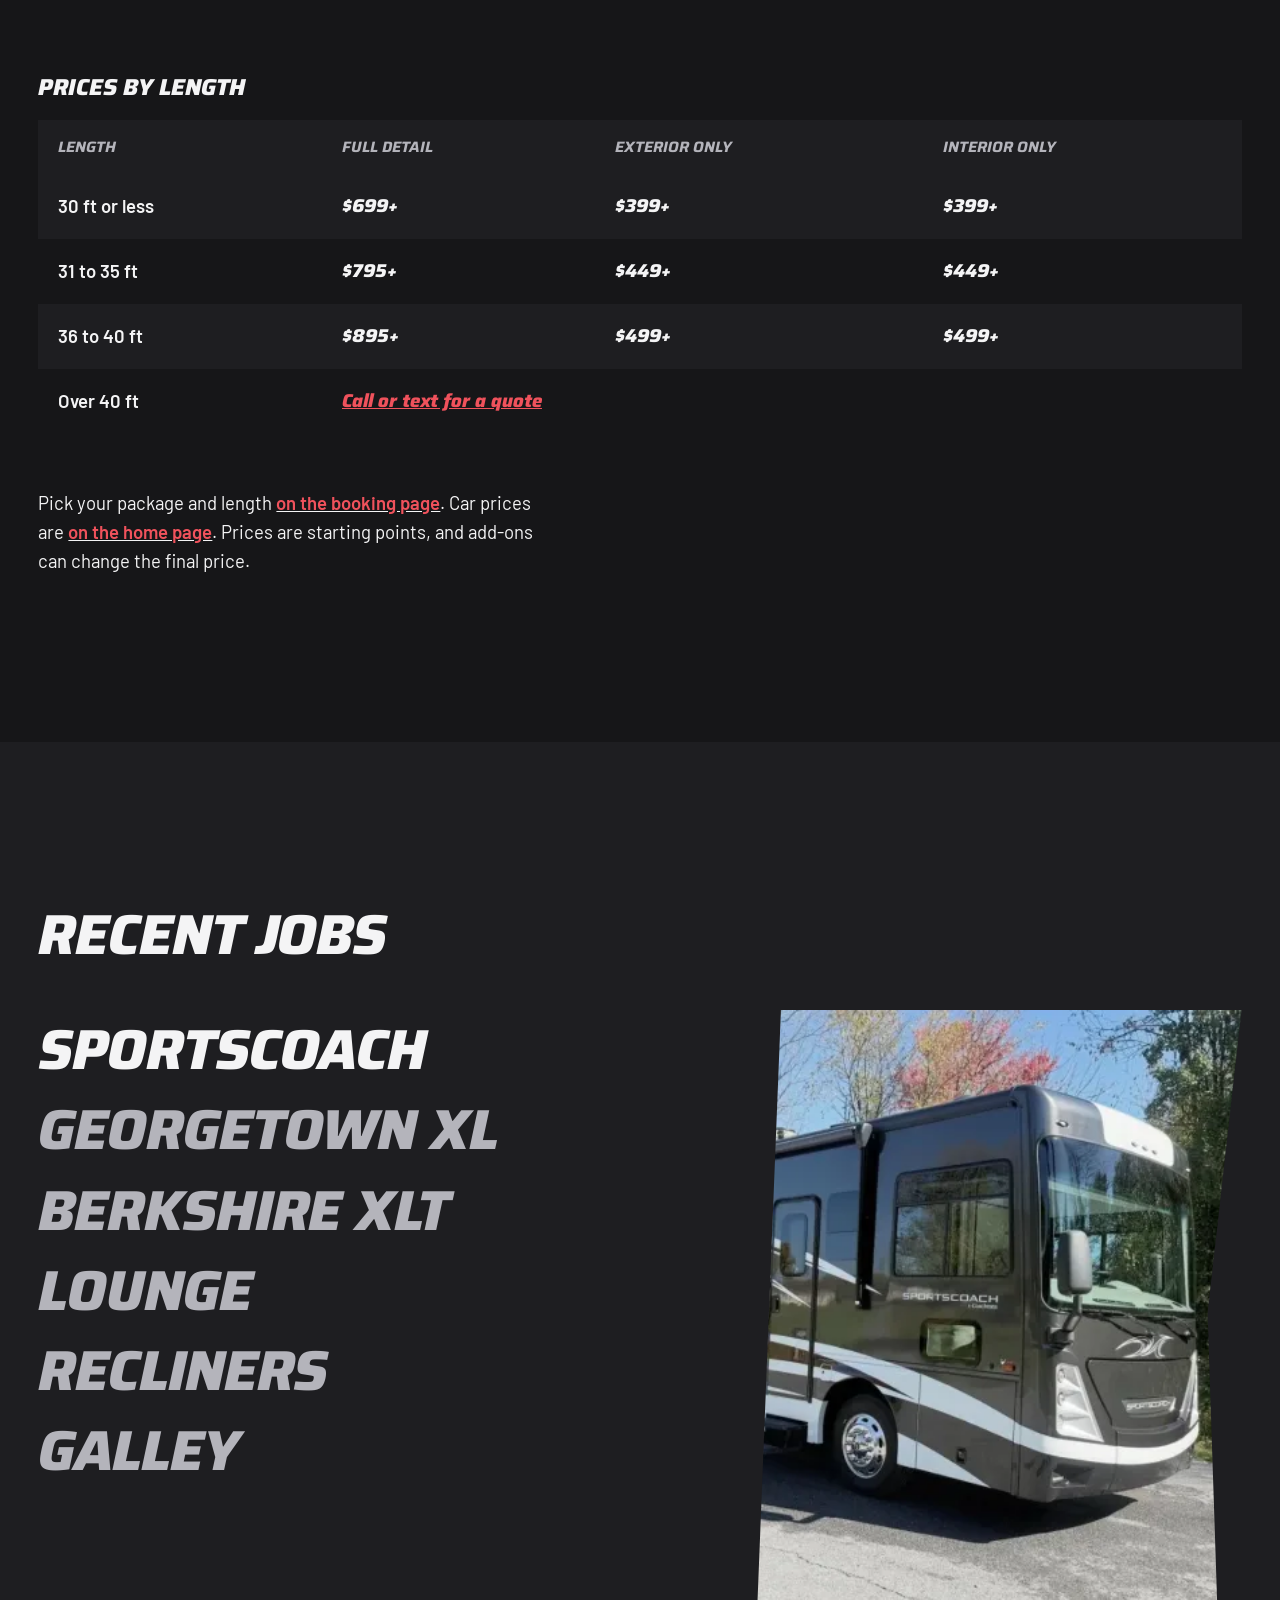
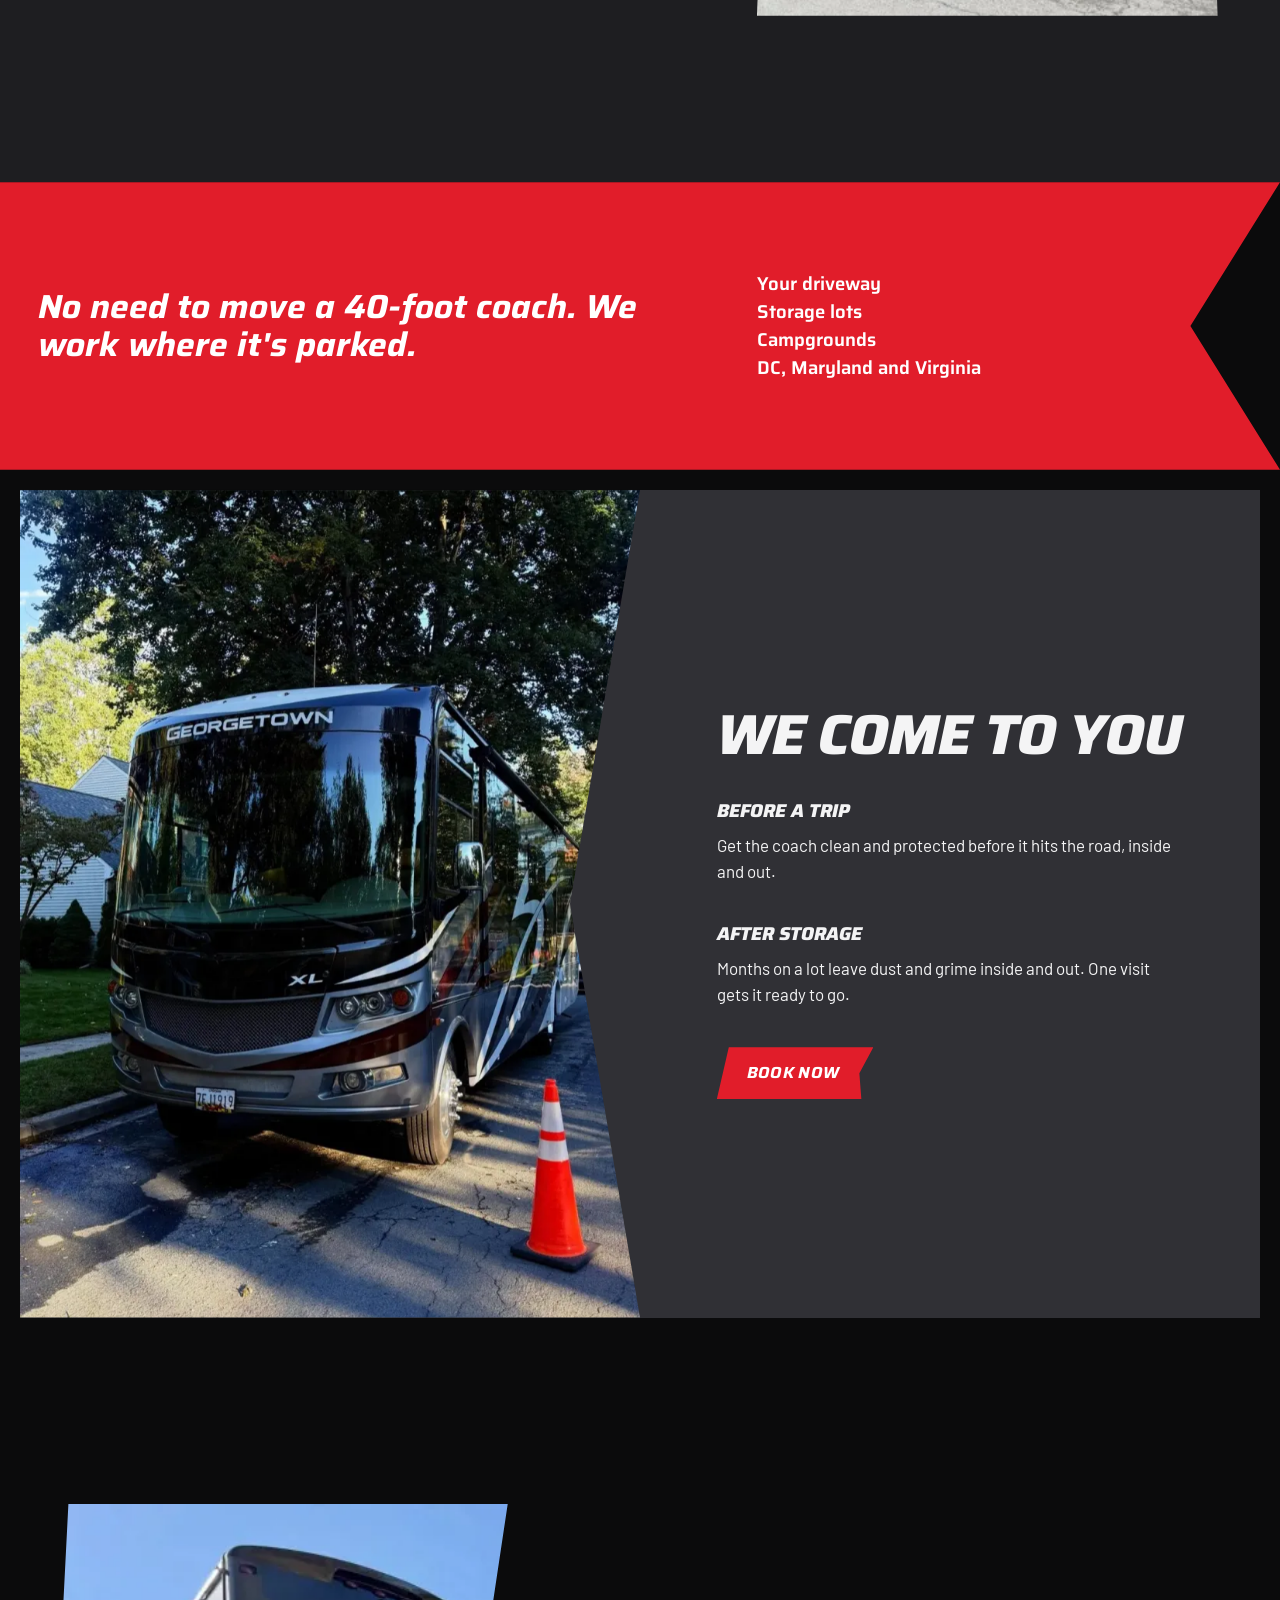
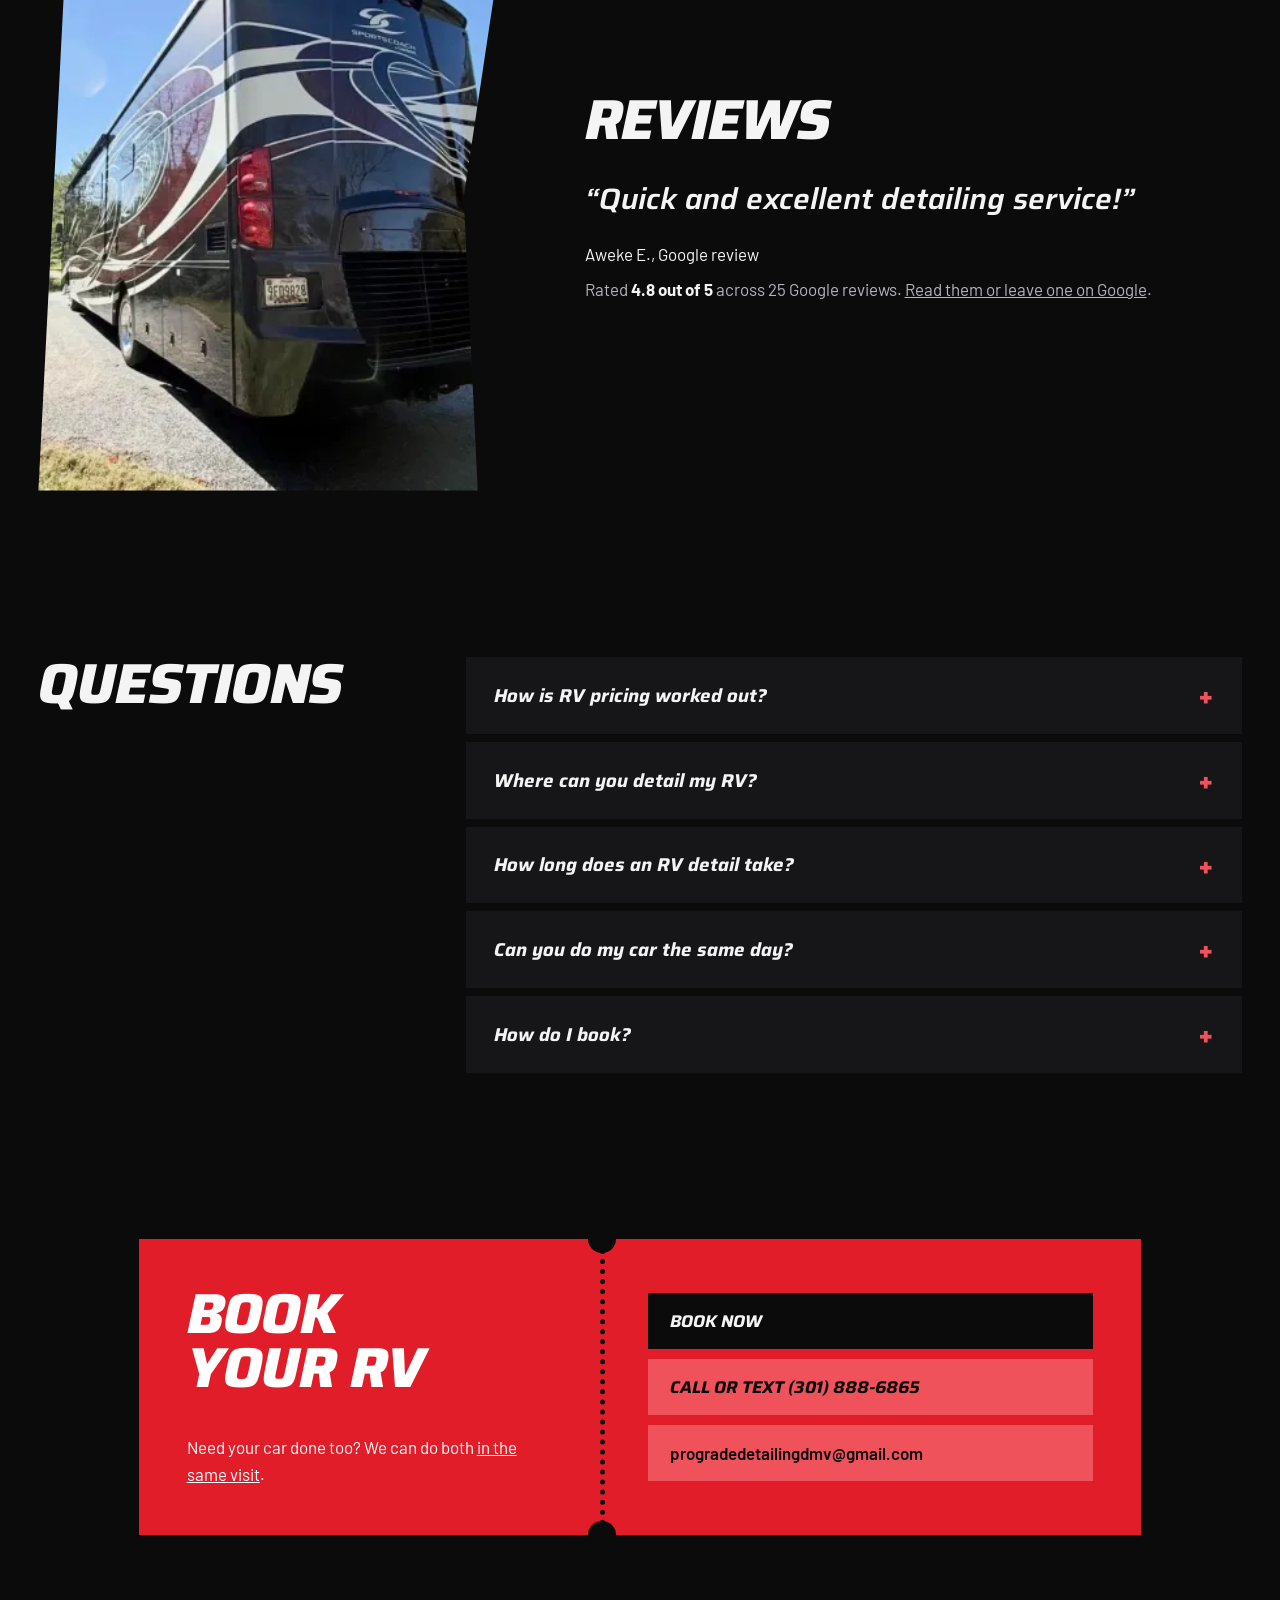
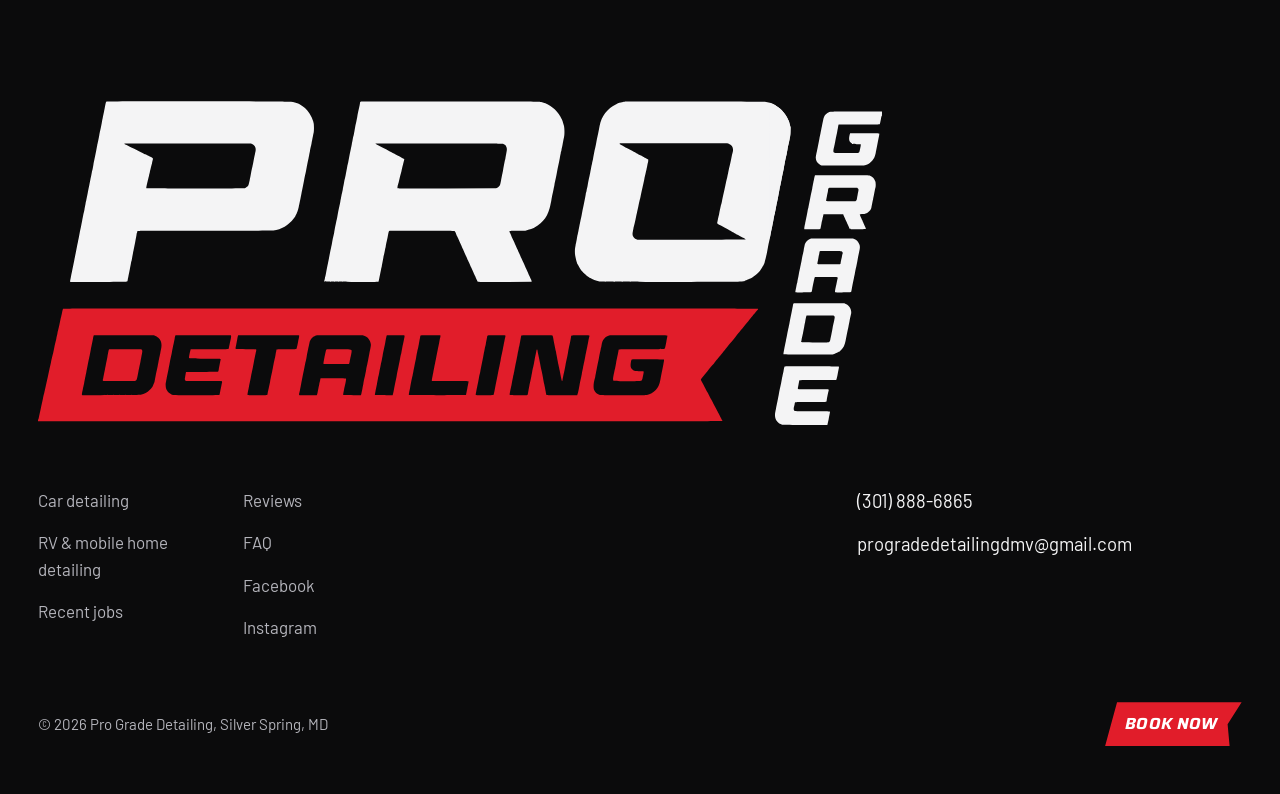
<file: rv/index.html>
<!doctype html>
<html lang="en">
<head>
  <meta charset="utf-8">
  <meta name="viewport" content="width=device-width, initial-scale=1">
  <title>Mobile RV &amp; Mobile Home Detailing, DC/MD/VA | Pro Grade</title>
  <meta name="description" content="Mobile RV, motorhome and mobile home detailing from Silver Spring, MD. Exterior or interior from $399, full detail from $699, priced by length. We come to you.">
  <link rel="canonical" href="https://progradedetailing.net/rv/">
  <meta property="og:type" content="website">
  <meta property="og:title" content="RV &amp; Mobile Home Detailing | Pro Grade Detailing">
  <meta property="og:description" content="Motorhomes, fifth wheels, travel trailers and mobile homes detailed inside and out, right where they're parked.">
  <meta property="og:image" content="https://progradedetailing.net/assets/og.jpg">
  <meta property="og:image:width" content="1200">
  <meta property="og:image:height" content="630">
  <meta name="twitter:card" content="summary_large_image">
  <meta property="og:url" content="https://progradedetailing.net/rv/">
  <meta name="theme-color" content="#0b0b0c">
  <script>document.documentElement.classList.add('js')</script>
  <link rel="icon" href="../assets/favicon.svg" type="image/svg+xml">
  <link rel="apple-touch-icon" href="../assets/apple-touch-icon.png">
  <link rel="preconnect" href="https://fonts.googleapis.com">
  <link rel="preconnect" href="https://fonts.gstatic.com" crossorigin>
  <link href="https://fonts.googleapis.com/css2?family=Barlow:wght@400;600&family=Saira:ital,wght@0,600;0,700;1,600;1,700;1,800&display=swap" rel="stylesheet">
  <link rel="stylesheet" href="../assets/site.css?v=17">
  <link rel="preload" as="image" href="../assets/img/rv-georgetown-front.webp" imagesrcset="../assets/img/rv-georgetown-front-800.webp 800w, ../assets/img/rv-georgetown-front.webp 1189w" imagesizes="(max-width: 900px) 100vw, 50vw">
  <script type="application/ld+json">
  {
    "@context": "https://schema.org",
    "@type": "Service",
    "serviceType": "RV and mobile home detailing",
    "provider": {
      "@type": "AutoWash",
      "name": "Pro Grade Detailing",
      "url": "https://progradedetailing.net/",
      "telephone": "+1-301-888-6865",
      "address": { "@type": "PostalAddress", "addressLocality": "Silver Spring", "addressRegion": "MD", "addressCountry": "US" }
    },
    "areaServed": ["Washington, DC", "Maryland", "Northern Virginia"],
    "offers": [
      { "@type": "Offer", "name": "RV Full Detail", "priceCurrency": "USD", "priceSpecification": { "@type": "PriceSpecification", "minPrice": "699", "maxPrice": "895", "priceCurrency": "USD" } },
      { "@type": "Offer", "name": "RV Exterior Only", "priceCurrency": "USD", "priceSpecification": { "@type": "PriceSpecification", "minPrice": "399", "maxPrice": "499", "priceCurrency": "USD" } },
      { "@type": "Offer", "name": "RV Interior Only", "priceCurrency": "USD", "priceSpecification": { "@type": "PriceSpecification", "minPrice": "399", "maxPrice": "499", "priceCurrency": "USD" } }
    ]
  }
  </script>
  <script type="application/ld+json">
{
  "@context": "https://schema.org",
  "@type": "FAQPage",
  "mainEntity": [
    {
      "@type": "Question",
      "name": "How is RV pricing worked out?",
      "acceptedAnswer": {
        "@type": "Answer",
        "text": "By length: 30 feet or less, 31 to 35 feet, 36 to 40 feet, and a custom quote for anything over 40 feet."
      }
    },
    {
      "@type": "Question",
      "name": "Where can you detail my RV?",
      "acceptedAnswer": {
        "@type": "Answer",
        "text": "Wherever it's parked: your driveway, a storage lot or a campground, anywhere in DC, Maryland and Northern Virginia. Check that your lot allows it."
      }
    },
    {
      "@type": "Question",
      "name": "How long does an RV detail take?",
      "acceptedAnswer": {
        "@type": "Answer",
        "text": "Plan on about 5 hours for a full, exterior-only or interior-only RV detail."
      }
    },
    {
      "@type": "Question",
      "name": "Can you do my car the same day?",
      "acceptedAnswer": {
        "@type": "Answer",
        "text": "Yes. Add a car service when you book, or call and we'll plan both visits together."
      }
    },
    {
      "@type": "Question",
      "name": "How do I book?",
      "acceptedAnswer": {
        "@type": "Answer",
        "text": "Pick a service and a time on our online booking page, or call or text (301) 888-6865."
      }
    }
  ]
}
  </script>
</head>
<body>
  <a class="skip" href="#main">Skip to content</a>

  <header class="site-header">
    <div class="wrap">
      <a class="brand" href="../" aria-label="Pro Grade Detailing home"><img src="../assets/logo-red.svg" alt="Pro Grade Detailing" width="110" height="42"></a>
      <nav class="nav" id="site-nav" aria-label="Main">
        <a class="opt" href="../">Cars</a>
        <a class="opt" href="../rv/" aria-current="page">RV &amp; Mobile Home</a>
        <a class="opt" href="#pricing">Prices</a>
        <a class="opt" href="#work">Recent jobs</a>
        <a href="tel:+13018886865">(301) 888-6865</a>
        <a class="btn btn-red" href="https://cal.callwhale.com/progradedetailing" target="_blank" rel="noopener">Book Now</a>
      </nav>
      <button class="menu-toggle" type="button" aria-expanded="false" aria-controls="site-nav" aria-label="Menu"><span></span><span></span></button>
    </div>
  </header>

  <main id="main">
    <section class="hero" aria-labelledby="hero-title">
      <div class="hero-copy">
        <h1 id="hero-title">RVs &amp; mobile homes</h1>
        <p>Motorhomes, fifth wheels, travel trailers and mobile homes detailed wherever they're parked in DC, Maryland and Virginia. From $399.</p>
        <div class="hero-actions">
          <a class="btn btn-red" href="https://cal.callwhale.com/progradedetailing" target="_blank" rel="noopener">Book Now</a>
          <a href="tel:+13018886865">Call or text (301) 888-6865</a>
        </div>
      </div>
      <div class="hero-shot"><div class="cut"><img src="../assets/img/rv-georgetown-front.webp" srcset="../assets/img/rv-georgetown-front-800.webp 800w, ../assets/img/rv-georgetown-front.webp 1189w" sizes="(max-width: 900px) 100vw, 50vw" alt="Georgetown XL motorhome gleaming after a full exterior detail" width="1189" height="1586" style="object-position:50% 60%"></div></div>
    </section>

    <section class="services" id="services" aria-labelledby="services-title">
      <div class="wrap">
        <div class="list-head rise"><h2 id="services-title">Packages</h2><span>Priced by length</span></div>
        <ul class="menu">
          <li class="rise"><img src="../assets/img/rv-sportscoach-side.webp" srcset="../assets/img/rv-sportscoach-side-800.webp 800w, ../assets/img/rv-sportscoach-side.webp 1512w" sizes="(max-width: 560px) 100vw, (max-width: 900px) 50vw, 33vw" alt="Sportscoach motorhome after a full RV detail" width="800" height="600" loading="lazy" style="object-position:65% 50%"><div><div class="svc-top"><h3><a href="https://cal.callwhale.com/progradedetailing" target="_blank" rel="noopener">RV full detail</a></h3><span class="price">from $699</span></div><p class="meta">Inside and out · about 5 hours</p><p>The complete interior and exterior detail in one visit.</p></div></li>
          <li class="rise" style="--i:1"><img src="../assets/img/rv-berkshire-rear.webp" srcset="../assets/img/rv-berkshire-rear-800.webp 800w, ../assets/img/rv-berkshire-rear.webp 1189w" sizes="(max-width: 560px) 100vw, (max-width: 900px) 50vw, 33vw" alt="Berkshire XLT motorhome after an exterior detail" width="800" height="600" loading="lazy" style="object-position:50% 60%"><div><div class="svc-top"><h3><a href="https://cal.callwhale.com/progradedetailing" target="_blank" rel="noopener">Exterior only</a></h3><span class="price">from $399</span></div><p class="meta">About 5 hours</p><p>A full exterior detail of the body, windows, wheels and trim.</p></div></li>
          <li class="rise" style="--i:2"><img src="../assets/img/rv-interior.webp" srcset="../assets/img/rv-interior-800.webp 800w, ../assets/img/rv-interior.webp 1189w" sizes="(max-width: 560px) 100vw, (max-width: 900px) 50vw, 33vw" alt="Motorhome living area after an interior detail" width="800" height="600" loading="lazy" style="object-position:50% 70%"><div><div class="svc-top"><h3><a href="https://cal.callwhale.com/progradedetailing" target="_blank" rel="noopener">Interior only</a></h3><span class="price">from $399</span></div><p class="meta">About 5 hours</p><p>A full interior detail of the living area, seating, floors, kitchen and bath.</p></div></li>
        </ul>
        <div class="pricing rise" id="pricing">
          <h3>Prices by length</h3>
          <div class="table-scroll">
            <table>
              <thead><tr><th scope="col">Length</th><th scope="col">Full detail</th><th scope="col">Exterior only</th><th scope="col">Interior only</th></tr></thead>
              <tbody>
                <tr><th scope="row">30 ft or less</th><td>$699+</td><td>$399+</td><td>$399+</td></tr>
                <tr><th scope="row">31 to 35 ft</th><td>$795+</td><td>$449+</td><td>$449+</td></tr>
                <tr><th scope="row">36 to 40 ft</th><td>$895+</td><td>$499+</td><td>$499+</td></tr>
                <tr><th scope="row">Over 40 ft</th><td colspan="3"><a href="tel:+13018886865">Call or text for a quote</a></td></tr>
              </tbody>
            </table>
          </div>
        </div>
        <p class="note rise">Pick your package and length <a href="https://cal.callwhale.com/progradedetailing" target="_blank" rel="noopener"><strong>on the booking page</strong></a>. Car prices are <a href="../#services"><strong>on the home page</strong></a>. Prices are starting points, and add-ons can change the final price.</p>
      </div>
    </section>

    <section class="work" id="work" aria-labelledby="work-title">
      <div class="wrap">
        <h2 id="work-title" class="rise">Recent jobs</h2>
        <div class="index">
          <ol>
            <li><a class="is-active" href="#work" data-shot="sc"><img class="thumb" src="../assets/img/rv-sportscoach-side.webp" srcset="../assets/img/rv-sportscoach-side-800.webp 800w, ../assets/img/rv-sportscoach-side.webp 1512w" sizes="64px" alt="" loading="lazy" width="1512" height="850"><span class="name">Sportscoach</span></a></li>
            <li><a href="#work" data-shot="gt"><img class="thumb" src="../assets/img/rv-georgetown-front.webp" srcset="../assets/img/rv-georgetown-front-800.webp 800w, ../assets/img/rv-georgetown-front.webp 1189w" sizes="64px" alt="" loading="lazy" width="1189" height="1586"><span class="name">Georgetown XL</span></a></li>
            <li><a href="#work" data-shot="bk"><img class="thumb" src="../assets/img/rv-berkshire-rear.webp" srcset="../assets/img/rv-berkshire-rear-800.webp 800w, ../assets/img/rv-berkshire-rear.webp 1189w" sizes="64px" alt="" loading="lazy" width="1189" height="1586"><span class="name">Berkshire XLT</span></a></li>
            <li><a href="#work" data-shot="lounge"><img class="thumb" src="../assets/img/rv-interior.webp" srcset="../assets/img/rv-interior-800.webp 800w, ../assets/img/rv-interior.webp 1189w" sizes="64px" alt="" loading="lazy" width="1189" height="1586"><span class="name">Lounge</span></a></li>
            <li><a href="#work" data-shot="seats"><img class="thumb" src="../assets/img/rv-recliners.webp" srcset="../assets/img/rv-recliners-800.webp 800w, ../assets/img/rv-recliners.webp 1188w" sizes="64px" alt="" loading="lazy" width="1188" height="1585"><span class="name">Recliners</span></a></li>
            <li><a href="#work" data-shot="galley"><img class="thumb" src="../assets/img/rv-kitchen.webp" srcset="../assets/img/rv-kitchen-800.webp 800w, ../assets/img/rv-kitchen.webp 1189w" sizes="64px" alt="" loading="lazy" width="1189" height="1586"><span class="name">Galley</span></a></li>
          </ol>
          <div class="frame" aria-hidden="true">
            <img class="is-active" data-shot="sc" src="../assets/img/rv-sportscoach-side.webp" srcset="../assets/img/rv-sportscoach-side-800.webp 800w, ../assets/img/rv-sportscoach-side.webp 1512w" sizes="(max-width: 900px) 100vw, 50vw" alt="" width="1512" height="850" loading="lazy" style="object-position:72% 50%">
            <img data-shot="gt" src="../assets/img/rv-georgetown-front.webp" srcset="../assets/img/rv-georgetown-front-800.webp 800w, ../assets/img/rv-georgetown-front.webp 1189w" sizes="(max-width: 900px) 100vw, 50vw" alt="" width="1189" height="1586" loading="lazy" style="object-position:50% 65%">
            <img data-shot="bk" src="../assets/img/rv-berkshire-rear.webp" srcset="../assets/img/rv-berkshire-rear-800.webp 800w, ../assets/img/rv-berkshire-rear.webp 1189w" sizes="(max-width: 900px) 100vw, 50vw" alt="" width="1189" height="1586" loading="lazy">
            <img data-shot="lounge" src="../assets/img/rv-interior.webp" srcset="../assets/img/rv-interior-800.webp 800w, ../assets/img/rv-interior.webp 1189w" sizes="(max-width: 900px) 100vw, 50vw" alt="" width="1189" height="1586" loading="lazy">
            <img data-shot="seats" src="../assets/img/rv-recliners.webp" srcset="../assets/img/rv-recliners-800.webp 800w, ../assets/img/rv-recliners.webp 1188w" sizes="(max-width: 900px) 100vw, 50vw" alt="" width="1188" height="1585" loading="lazy">
            <img data-shot="galley" src="../assets/img/rv-kitchen.webp" srcset="../assets/img/rv-kitchen-800.webp 800w, ../assets/img/rv-kitchen.webp 1189w" sizes="(max-width: 900px) 100vw, 50vw" alt="" width="1189" height="1586" loading="lazy">
          </div>
        </div>
      </div>
    </section>

    <div class="band">
      <div class="wrap">
        <p class="rise">No need to move a 40-foot coach. We work where it's parked.</p>
        <ul class="areas rise" style="--i:1" aria-label="Where we work"><li>Your driveway</li><li>Storage lots</li><li>Campgrounds</li><li>DC, Maryland and Virginia</li></ul>
      </div>
    </div>

    <section class="about" id="where" aria-labelledby="where-title">
      <div class="about-panel">
        <div class="portrait"><img src="../assets/img/rv-georgetown-front.webp" srcset="../assets/img/rv-georgetown-front-800.webp 800w, ../assets/img/rv-georgetown-front.webp 1189w" sizes="(max-width: 900px) 100vw, 50vw" alt="Georgetown XL motorhome detailed on a residential street" width="1189" height="1586" loading="lazy" style="object-position:50% 70%"></div>
        <div class="about-body">
          <h2 id="where-title" class="rise">We come to you</h2>
          <div class="rise"><h3>Before a trip</h3><p>Get the coach clean and protected before it hits the road, inside and out.</p></div>
          <div class="rise" style="--i:1"><h3>After storage</h3><p>Months on a lot leave dust and grime inside and out. One visit gets it ready to go.</p></div>
          <a class="btn btn-red rise" style="--i:2" href="https://cal.callwhale.com/progradedetailing" target="_blank" rel="noopener">Book Now</a>
        </div>
      </div>
    </section>

    <section class="quote" id="reviews" aria-labelledby="reviews-title">
      <div class="wrap">
        <img class="big rise" src="../assets/img/rv-sportscoach-rear.webp" srcset="../assets/img/rv-sportscoach-rear-800.webp 800w, ../assets/img/rv-sportscoach-rear.webp 1512w" sizes="(max-width: 900px) 100vw, 50vw" alt="Rear of a Sportscoach motorhome after a detail" width="1512" height="850" loading="lazy" style="object-position:62% 50%">
        <div class="quote-copy">
          <h2 id="reviews-title" class="rise">Reviews</h2>
          <blockquote class="rise" style="--i:1">&ldquo;Quick and excellent detailing service!&rdquo;</blockquote>
          <cite class="rise" style="--i:2">Aweke E., Google review</cite>
          <p class="score rise" style="--i:2">Rated <strong>4.8 out of 5</strong> across 25 Google reviews. <a href="https://www.google.com/search?kgmid=/g/11yhv1n46n" target="_blank" rel="noopener">Read them or leave one on Google</a>.</p>
        </div>
      </div>
    </section>

    <section class="faq" id="faq" aria-labelledby="faq-title">
      <div class="wrap">
        <h2 id="faq-title" class="rise">Questions</h2>
        <div class="faq-list">
          <details class="rise"><summary>How is RV pricing worked out?</summary><p>By length: 30 feet or less, 31 to 35 feet, 36 to 40 feet, and a custom quote for anything over 40 feet.</p></details>
          <details class="rise"><summary>Where can you detail my RV?</summary><p>Wherever it's parked: your driveway, a storage lot or a campground, anywhere in DC, Maryland and Northern Virginia. Check that your lot allows it.</p></details>
          <details class="rise"><summary>How long does an RV detail take?</summary><p>Plan on about 5 hours for a full, exterior-only or interior-only RV detail.</p></details>
          <details class="rise"><summary>Can you do my car the same day?</summary><p>Yes. Add a car service when you book, or call and we'll plan both visits together.</p></details>
          <details class="rise"><summary>How do I book?</summary><p>Pick a service and a time on our online booking page, or call or text (301) 888-6865.</p></details>
        </div>
      </div>
    </section>

    <section class="contact" id="book" aria-labelledby="book-title">
      <div class="wrap">
        <div class="coupon rise">
          <div class="coupon-left">
            <h2 id="book-title">Book your RV</h2>
            <p>Need your car done too? We can do both <a href="../">in the same visit</a>.</p>
          </div>
          <span class="perf" aria-hidden="true"></span>
          <div class="coupon-right">
            <a class="main" href="https://cal.callwhale.com/progradedetailing" target="_blank" rel="noopener">Book Now</a>
            <a href="tel:+13018886865">Call or text (301) 888-6865</a>
            <a class="mail" href="mailto:progradedetailingdmv@gmail.com">progradedetailingdmv@gmail.com</a>
          </div>
        </div>
      </div>
    </section>
  </main>

  <footer class="site-footer">
    <div class="wrap">
      <img class="mark" src="../assets/logo-red.svg" alt="Pro Grade Detailing" width="1080" height="415" loading="lazy">
      <div class="foot-cols">
        <ul><li><a href="../">Car detailing</a></li><li><a href="../rv/">RV &amp; mobile home detailing</a></li><li><a href="#work">Recent jobs</a></li></ul>
        <ul><li><a href="#reviews">Reviews</a></li><li><a href="#faq">FAQ</a></li><li><a href="https://www.facebook.com/progradedetailingdmv/" target="_blank" rel="noopener">Facebook</a></li><li><a href="https://www.instagram.com/prograde_detailing/" target="_blank" rel="noopener">Instagram</a></li></ul>
        <div class="foot-contact">
          <a href="tel:+13018886865">(301) 888-6865</a>
          <a href="mailto:progradedetailingdmv@gmail.com">progradedetailingdmv@gmail.com</a>
        </div>
      </div>
      <div class="foot-last">
        <span>&copy; <span data-year>2026</span> Pro Grade Detailing, Silver Spring, MD</span>
        <a class="btn btn-red" href="https://cal.callwhale.com/progradedetailing" target="_blank" rel="noopener">Book Now</a>
      </div>
    </div>
  </footer>

  <div class="mobile-bar">
    <a class="btn btn-ink" href="tel:+13018886865">Call</a>
    <a class="btn btn-red" href="https://cal.callwhale.com/progradedetailing" target="_blank" rel="noopener">Book Now</a>
  </div>

  <script src="../assets/site.js?v=17"></script>
</body>
</html>
</file>
<file: assets/site.css>
/* Pro Grade Detailing
   Direction: one motif (tasteskill v2, seed 598269988). The notched "DETAILING" banner from the logo
   is the only shape on the page: buttons, the hero, photo masks, list bullets and the red band.
   Corners are square everywhere else. */

:root {
  --bg: #0b0b0c;
  --ink: #f4f4f5;
  --muted: #b4b4bb;
  --red: #e11d2a;
  --red-deep: #b5121d;
  --red-tint: #f0525c;
  --f1: #161618;
  --f2: #1e1e21;
  --f3: #27272b;
  --f4: #303035;

  /* five type steps */
  --display: clamp(3.4rem, 9vw, 9rem);
  --h2: clamp(2.2rem, 4.4vw, 4rem);
  --lead: clamp(1.16rem, 1.3vw, 1.3rem);
  --body: 1.06rem;
  --small: 0.94rem;

  --margin: clamp(16px, 3vw, 40px);
  --max: 1360px;
  --gap: clamp(120px, 13vw, 200px);
  --head: "Saira", system-ui, sans-serif;
  --text: "Barlow", system-ui, sans-serif;
  --ease: cubic-bezier(0.16, 1, 0.3, 1);
  color-scheme: dark;
}
@media (max-width: 760px) { :root { --gap: 80px; } }

*, *::before, *::after { box-sizing: border-box; }
html { -webkit-text-size-adjust: 100%; scroll-behavior: smooth; scroll-padding-top: 76px; }
body { margin: 0; background: var(--bg); color: var(--ink); font: 400 var(--body)/1.55 var(--text); -webkit-font-smoothing: antialiased; overflow-x: clip; }
img { display: block; max-width: 100%; height: auto; }
a { color: inherit; }
p { margin: 0; text-wrap: pretty; }
h1, h2, h3 { margin: 0; font-family: var(--head); font-weight: 800; font-style: italic; text-transform: uppercase; letter-spacing: -0.02em; line-height: 0.95; text-wrap: balance; }
h2 { font-size: var(--h2); }
h3 { font-size: var(--lead); line-height: 1.1; letter-spacing: 0; }
.wrap { width: 100%; max-width: var(--max); margin-inline: auto; padding-inline: var(--margin); }
.sr { position: absolute; width: 1px; height: 1px; overflow: hidden; clip: rect(0 0 0 0); white-space: nowrap; }
.skip { position: absolute; left: -9999px; }
.skip:focus { left: 16px; top: 16px; z-index: 100; background: var(--red); padding: 10px 14px; }
:focus-visible { outline: 3px solid var(--ink); outline-offset: 3px; }

/* Buttons: one shape, the banner */
.btn {
  --s: 12px; --n: 14px;
  display: inline-flex; align-items: center; justify-content: center;
  min-height: 52px; padding: 0 34px 0 30px;
  font: 700 italic 1rem/1 var(--head); text-transform: uppercase; letter-spacing: 0.02em;
  text-decoration: none; white-space: nowrap; border: 0; cursor: pointer;
  clip-path: polygon(var(--s) 0, 100% 0, calc(100% - var(--n)) 50%, calc(100% - var(--s)) 100%, 0 100%);
  transition: background-color 0.2s var(--ease), color 0.2s var(--ease), transform 0.15s var(--ease);
}
.btn:active { transform: scale(0.96); }
.btn-red { background: var(--red); color: #fff; }
.btn-red:hover { background: var(--red-deep); }
.btn-ink { background: var(--bg); color: var(--ink); }
.btn-ink:hover { background: #26262b; }

/* Header: a plain bar */
.site-header { position: sticky; top: 0; z-index: 50; background: var(--bg); }
.site-header .wrap { display: flex; align-items: center; justify-content: space-between; gap: 24px; height: 72px; }
.brand img { height: 42px; width: auto; }
.nav { display: flex; align-items: center; gap: clamp(16px, 2.2vw, 32px); }
.nav a:not(.btn) { text-decoration: none; font: 600 var(--small)/1 var(--head); color: var(--muted); padding: 14px 0; transition: color 0.2s; }
.nav a:not(.btn):hover, .nav a[aria-current="page"] { color: var(--ink); }
.nav .btn { min-height: 44px; padding: 0 26px 0 22px; }
@media (max-width: 900px) { .nav .opt { display: none; } }
@media (max-width: 560px) { .brand img { height: 36px; } .nav .btn { display: none; } }

/* Hero: copy left; the photo, cut to the banner, sits on a giant red banner cropped by the screen */
.hero { position: relative; overflow: hidden; min-height: max(100svh - 72px, 620px); display: grid; grid-template-columns: 5fr 7fr; align-items: center; gap: clamp(24px, 4vw, 64px); padding: 40px 0 56px max(var(--margin), (100vw - var(--max)) / 2 + var(--margin)); }
.hero h1 { font-size: clamp(3.4rem, 7.4vw, 7.6rem); line-height: 0.86; }
.hero-copy p { font-size: var(--lead); max-width: 34ch; margin-top: 32px; }
.hero-actions { display: flex; flex-wrap: wrap; align-items: center; gap: 16px 28px; margin-top: 40px; }
.hero-actions a:not(.btn) { font: 700 var(--lead)/1.2 var(--head); text-decoration: none; padding-block: 10px; }
.hero-actions a:not(.btn):hover { color: var(--red-tint); }
.hero-shot { position: relative; height: min(76svh, 760px); isolation: isolate; }
.hero-shot::before { content: ""; position: absolute; z-index: -1; inset: 9% -4% -14% -9%; background: var(--red); clip-path: polygon(14% 0, 100% 0, 100% 100%, 0 100%); }
.hero-shot .cut { --s: 13%; height: 100%; overflow: hidden; clip-path: polygon(var(--s) 0, 100% 0, 100% 100%, 0 100%); }
.hero-shot img { width: 100%; height: 100%; object-fit: cover; }
@media (max-width: 860px) {
  .hero { grid-template-columns: 1fr; padding: 32px 0 48px; min-height: 0; gap: 40px; }
  .hero-copy { padding-inline: var(--margin); }
  .hero h1 { font-size: 17vw; }
  .hero-shot { height: 44svh; margin-left: 10vw; }
  .hero-shot::before { inset: 10% 0 -8% -10vw; }
}

/* Services: large photos, each cut to the banner */
.services { background: var(--f1); padding-block: var(--gap); }
.list-head { display: flex; justify-content: space-between; align-items: baseline; gap: 24px; margin-bottom: 56px; }
.list-head span { font-size: var(--small); color: var(--muted); }
.menu { list-style: none; margin: 0; padding: 0; display: grid; grid-template-columns: repeat(6, 1fr); gap: 56px 28px; }
.menu li { grid-column: span 2; }
.menu img { --s: 22px; --n: 30px; width: 100%; aspect-ratio: 4 / 3; object-fit: cover; margin-bottom: 22px; clip-path: polygon(var(--s) 0, 100% 0, calc(100% - var(--n)) 50%, calc(100% - var(--s)) 100%, 0 100%); }
.menu h3 { font-size: clamp(1.3rem, 1.8vw, 1.6rem); }
.svc-top { display: flex; justify-content: space-between; align-items: baseline; gap: 16px; }
.price { font: 800 italic clamp(1.4rem, 2vw, 1.8rem)/1 var(--head); color: var(--red-tint); white-space: nowrap; }
.meta { font-size: var(--small); color: var(--muted); margin: 6px 0 10px; }
.svc-tile { --s: 22px; --n: 30px; aspect-ratio: 4 / 3; margin-bottom: 22px; background: var(--red); display: flex; align-items: flex-end; padding: 24px 28px; font: 800 italic clamp(2rem, 3.4vw, 3rem)/0.95 var(--head); text-transform: uppercase; color: #fff; clip-path: polygon(var(--s) 0, 100% 0, calc(100% - var(--n)) 50%, calc(100% - var(--s)) 100%, 0 100%); }
.note a { color: inherit; }
.menu p { max-width: 44ch; }
.note { margin-top: 56px; font-size: var(--lead); max-width: 52ch; }
.note strong { color: var(--red-tint); font-weight: 600; }
@media (max-width: 860px) {
  .menu { grid-template-columns: 1fr 1fr; gap: 40px 20px; }
  .menu li { grid-column: span 1; }
}
@media (max-width: 560px) { .menu { grid-template-columns: 1fr; } .menu img { --s: 14px; --n: 20px; } }

/* RV prices table (a real table, so it keeps its row lines) */
.pricing { margin-top: 72px; }
.pricing h3 { margin-bottom: 20px; font-size: clamp(1.3rem, 1.8vw, 1.6rem); }
.table-scroll { overflow-x: auto; }
.pricing table { width: 100%; min-width: 520px; border-collapse: collapse; font-size: var(--lead); }
.pricing th, .pricing td { text-align: left; padding: 18px 20px; }
.pricing thead th { font: 700 italic var(--small)/1.2 var(--head); text-transform: uppercase; color: var(--muted); background: var(--f2); }
.pricing tbody tr:nth-child(odd) { background: var(--f2); }
.pricing tbody th { font-weight: 600; }
.pricing td { font: 800 italic var(--lead)/1 var(--head); }
.pricing td a { color: var(--red-tint); }
@media (max-width: 560px) { .pricing table { min-width: 0; font-size: 1rem; } .pricing th, .pricing td { padding: 14px 8px; } .pricing td { font-size: 1.05rem; } .pricing thead th { font-size: 0.85rem; } }

/* FAQ */
.faq { padding-block: 0 var(--gap); }
.faq .wrap { display: grid; grid-template-columns: 4fr 8fr; gap: 40px; align-items: start; }
.faq h2 { position: sticky; top: 110px; }
.faq-list { display: grid; gap: 8px; }
.faq details { background: var(--f1); }
.faq summary { list-style: none; cursor: pointer; display: flex; justify-content: space-between; align-items: center; gap: 24px; padding: 24px 28px; font: 700 italic var(--lead)/1.25 var(--head); transition: color 0.2s; }
.faq summary::-webkit-details-marker { display: none; }
.faq summary::after { content: "+"; font: 800 1.8rem/1 var(--head); color: var(--red-tint); transition: transform 0.25s var(--ease); }
.faq details[open] summary::after { transform: rotate(45deg); }
.faq summary:hover { color: var(--red-tint); }
.faq details p { padding: 0 28px 26px; max-width: 62ch; }
@media (max-width: 860px) { .faq .wrap { grid-template-columns: 1fr; } .faq h2 { position: static; } .faq summary { padding: 20px; } .faq details p { padding: 0 20px 22px; } }

/* Work: big names, fixed preview */
.work { background: var(--f2); padding-block: var(--gap); }
.work h2 { margin-bottom: 48px; }
.index { display: grid; grid-template-columns: 7fr 5fr; gap: 40px; align-items: start; }
.index ol { list-style: none; margin: 0; padding: 0; }
.index a { display: flex; flex-wrap: nowrap; justify-content: space-between; align-items: baseline; gap: 6px 20px; padding-block: 12px; text-decoration: none; color: var(--muted); transition: color 0.2s var(--ease); }
.index a.is-active { color: var(--ink); }
.index .name { font: 800 italic var(--h2)/1 var(--head); text-transform: uppercase; letter-spacing: -0.02em; }
.index .kind { font-size: var(--small); white-space: nowrap; }
.index .thumb { display: none; }
.frame { position: sticky; top: 12vh; aspect-ratio: 4 / 5; max-height: 76vh; }
.frame img { --s: 24px; --n: 34px; position: absolute; inset: 0; width: 100%; height: 100%; object-fit: cover; opacity: 0; transition: opacity 0.2s linear; clip-path: polygon(var(--s) 0, 100% 0, calc(100% - var(--n)) 50%, calc(100% - var(--s)) 100%, 0 100%); }
.frame img.is-active { opacity: 1; }
@media (max-width: 860px), (hover: none) {
  .index { grid-template-columns: 1fr; }
  .frame { display: none; }
  .index li + li { margin-top: 40px; }
  .index a { color: var(--ink); flex-direction: column; gap: 4px; }
  .index .name { font-size: clamp(2rem, 9.5vw, 3.4rem); }
  .index .thumb { display: block; width: 100%; aspect-ratio: 16 / 10; object-fit: cover; margin-bottom: 12px; }
}

/* The red band: the banner at full width */
.band { --s: 0px; --n: 7vw; background: var(--red); color: #fff; padding-block: clamp(56px, 7vw, 96px); clip-path: polygon(0 0, 100% 0, calc(100% - var(--n)) 50%, 100% 100%, 0 100%); }
.band .wrap { display: grid; grid-template-columns: 7fr 5fr; gap: 40px; align-items: center; }
.band p { font: 700 italic clamp(1.5rem, 2.6vw, 2.25rem)/1.15 var(--head); max-width: 30ch; }
.areas { list-style: none; margin: 0; padding: 0 9vw 0 0; display: grid; gap: 4px; font: 600 var(--lead)/1.3 var(--head); }
@media (max-width: 760px) { .band .wrap { grid-template-columns: 1fr; } .areas { padding: 0; } }
@media (max-width: 760px) { .band { --n: 14vw; } }

/* Showcase: square plate, spare text */
.showcase { background: var(--f3); }
.showcase .wrap { display: grid; grid-template-columns: 1fr 1fr; min-height: 88svh; align-items: center; gap: 40px; padding-block: 80px; }
.plate { --s: 36px; --n: 54px; aspect-ratio: 1; position: relative; overflow: hidden; clip-path: polygon(var(--s) 0, 100% 0, calc(100% - var(--n)) 50%, calc(100% - var(--s)) 100%, 0 100%); }
.plate img { position: absolute; inset: 0; width: 100%; height: 100%; object-fit: cover; opacity: 0; transition: opacity 0.3s linear; }
.plate img.is-active { opacity: 1; }
.plate-copy { display: flex; flex-direction: column; justify-content: space-between; align-self: stretch; padding-block: 24px; gap: 48px; }
.tabs { display: flex; gap: 28px; flex-wrap: wrap; }
.tabs button { background: none; border: 0; padding: 10px 0; font: 700 italic var(--lead)/1 var(--head); text-transform: uppercase; color: var(--muted); cursor: pointer; transition: color 0.2s; }
.tabs button[aria-selected="true"] { color: var(--red-tint); }
.tabs button:hover { color: var(--ink); }
.panel p { margin-top: 28px; max-width: 34ch; font-size: var(--lead); }
.panel[hidden] { display: none; }
.cells { display: grid; grid-template-columns: 1fr 1fr; gap: 10px; }
.cells a { display: flex; align-items: center; padding: 0 24px; min-height: 72px; font: 700 italic var(--body)/1.1 var(--head); text-transform: uppercase; text-decoration: none; transition: background-color 0.2s; }
.cells a:first-child { background: var(--ink); color: var(--bg); }
.cells a:first-child:hover { background: #fff; }
.cells a:last-child { background: var(--f4); }
.cells a:last-child:hover { background: #3c3c42; }
@media (max-width: 860px) {
  .showcase .wrap { grid-template-columns: 1fr; min-height: 0; padding-block: 72px; }
  .plate { --s: 20px; --n: 30px; }
  .cells { grid-template-columns: 1fr; }
  .cells a { min-height: 60px; }
}

/* About: photo and text side by side on a lighter panel */
.about { padding: 20px; }
.about-panel { background: var(--f4); display: grid; grid-template-columns: 1fr 1fr; align-items: stretch; }
.portrait { --s: 0px; --n: 70px; min-height: 640px; clip-path: polygon(0 0, 100% 0, calc(100% - var(--n)) 50%, 100% 100%, 0 100%); }
.portrait img { width: 100%; height: 100%; object-fit: cover; object-position: 50% 62%; }
.about-body { padding: clamp(40px, 6vw, 88px); display: flex; flex-direction: column; justify-content: center; align-items: flex-start; gap: 40px; }
.about-body div { max-width: 46ch; }
.about-body h3 { margin-bottom: 10px; }
@media (max-width: 860px) {
  .about { padding: 10px; }
  .about-panel { grid-template-columns: 1fr; }
  .portrait { min-height: 0; aspect-ratio: 4 / 4.4; --n: 0px; clip-path: none; }
  .about-body { padding: 40px 20px 48px; gap: 32px; }
}

/* Reviews: big photo, quotes beside it */
.quote { padding-block: var(--gap); }
.quote .wrap { display: grid; grid-template-columns: 5fr 7fr; gap: clamp(32px, 6vw, 96px); align-items: center; }
.quote .big { --s: 30px; --n: 44px; aspect-ratio: 4 / 5; object-fit: cover; width: 100%; clip-path: polygon(var(--s) 0, 100% 0, calc(100% - var(--n)) 50%, calc(100% - var(--s)) 100%, 0 100%); }
.quote h2 { margin-bottom: 36px; }
.quote blockquote { margin: 0; font: 600 italic clamp(1.5rem, 2.3vw, 2.15rem)/1.2 var(--head); max-width: 30ch; }
.quote cite { display: block; margin-top: 24px; font-style: normal; }
.quote .score { margin-top: 8px; color: var(--muted); }
.quote .score strong { color: var(--ink); }
.more { display: grid; grid-template-columns: 1fr 1fr; gap: 32px; margin-top: 56px; }
.more figure { margin: 0; background: var(--f2); padding: 28px; }
.more blockquote { font: 400 var(--body)/1.5 var(--text); max-width: none; }
.more figcaption { margin-top: 14px; font-size: var(--small); color: var(--muted); }
@media (max-width: 860px) {
  .quote .wrap { grid-template-columns: 1fr; }
  .quote .big { aspect-ratio: 4 / 3; }
  .quote blockquote { font-size: 1.5rem; }
  .more { grid-template-columns: 1fr; gap: 12px; }
}

/* Contact: the coupon */
.contact { padding-block: 0 var(--gap); }
.coupon { position: relative; background: var(--red); color: #fff; display: grid; grid-template-columns: 46fr 54fr; overflow: hidden; margin-inline: calc(100% / 12); }
.coupon-left { padding: 48px; display: flex; flex-direction: column; justify-content: space-between; gap: 40px; }
.coupon-left p { max-width: 36ch; }
.coupon-right { padding: 48px; display: grid; gap: 10px; align-content: center; }
.coupon-right a { display: flex; align-items: center; min-height: 56px; padding: 0 22px; font: 700 italic var(--body)/1.1 var(--head); text-transform: uppercase; text-decoration: none; background: var(--red-tint); color: var(--bg); transition: background-color 0.2s; }
.coupon-right a:hover { background: #f5747c; }
.coupon-right a.main { background: var(--bg); color: var(--ink); }
.coupon-right a.main:hover { background: #26262b; }
.coupon-right a.mail { text-transform: none; font-style: normal; font-family: var(--text); font-weight: 600; }
.perf { position: absolute; left: 46%; top: 0; bottom: 0; width: 0; border-left: 5px dotted var(--bg); }
.perf::before, .perf::after { content: ""; position: absolute; left: -16.5px; width: 28px; height: 28px; border-radius: 50%; background: var(--bg); }
.perf::before { top: -14px; }
.perf::after { bottom: -14px; }
@media (max-width: 900px) { .coupon { margin-inline: 0; } .coupon-left, .coupon-right { padding: 32px; } }
@media (max-width: 700px) {
  .coupon { grid-template-columns: 1fr; margin-inline: 0; }
  .coupon-left, .coupon-right { padding: 32px 24px; }
  .perf { position: relative; left: 0; width: auto; height: 0; border-left: 0; border-top: 5px dotted var(--bg); margin-inline: 14px; }
  .perf::before, .perf::after { top: -16.5px; bottom: auto; left: auto; }
  .perf::before { left: -28px; }
  .perf::after { right: -28px; }
}

/* Footer: the mark, built large */
.site-footer { padding-block: 0 48px; }
.mark { width: auto; max-width: 100%; height: auto; max-height: 36svh; margin-bottom: 56px; }
.foot-cols { display: grid; grid-template-columns: repeat(12, 1fr); gap: 32px 24px; }
.foot-cols ul { list-style: none; margin: 0; padding: 0; display: grid; gap: 4px; align-content: start; grid-column: span 2; }
.foot-cols li a, .foot-contact a { text-decoration: none; display: inline-block; padding-block: 6px; color: var(--muted); transition: color 0.2s; }
.foot-cols li a:hover, .foot-contact a:hover { color: var(--ink); }
.foot-contact { grid-column: 9 / 13; display: grid; gap: 2px; align-content: start; }
.foot-contact a { color: var(--ink); font-size: var(--lead); }
.foot-last { display: flex; justify-content: space-between; align-items: center; gap: 16px; margin-top: 56px; color: var(--muted); font-size: var(--small); }
.foot-last .btn { min-height: 44px; padding: 0 24px 0 20px; }
@media (max-width: 860px) {
  .foot-cols ul { grid-column: span 6; }
  .foot-contact { grid-column: 1 / -1; }
  .site-footer { padding-bottom: 110px; }
}

/* Phone action bar */
.mobile-bar { display: none; }
@media (max-width: 560px) {
  .mobile-bar { display: grid; grid-template-columns: 1fr 1fr; gap: 8px; position: fixed; left: 0; right: 0; bottom: 0; z-index: 60; padding: 10px 12px calc(10px + env(safe-area-inset-bottom)); background: var(--bg); }
  .mobile-bar .btn { padding: 0 12px; }
  .mobile-bar .btn-ink { background: var(--f4); }
  .mobile-bar { transition: transform 0.3s var(--ease); }
  .bar-off .mobile-bar { transform: translateY(110%); }
}

/* Motion */
@media (prefers-reduced-motion: no-preference) {
  .js .rise { opacity: 0; transform: translateY(24px); transition: opacity 0.8s var(--ease), transform 0.8s var(--ease); transition-delay: calc(var(--i, 0) * 80ms); }
  .js .rise.in { opacity: 1; transform: none; }
  .js .hero-copy > * { animation: copy-in 0.8s var(--ease) both; }
  .js .hero-copy > :nth-child(2) { animation-delay: 90ms; }
  .js .hero-copy > :nth-child(3) { animation-delay: 180ms; }
  .js .hero-shot::before { animation: slide-in 1s var(--ease) both 150ms; }
  .js .hero-shot .cut { animation: wipe-in 1.1s var(--ease) both 250ms; }
  .hero-shot img { animation: drift 18s ease-in-out infinite alternate; }
}
@keyframes slide-in { from { transform: translateX(40%); } to { transform: none; } }
@keyframes wipe-in { from { clip-path: polygon(100% 0, 100% 0, 100% 100%, 100% 100%); } to { clip-path: polygon(var(--s) 0, 100% 0, 100% 100%, 0 100%); } }
@keyframes copy-in { from { opacity: 0; transform: translateY(24px); } to { opacity: 1; transform: none; } }
@keyframes drift { from { transform: scale(1); } to { transform: scale(1.08) translateX(-2%); } }
@media (prefers-reduced-motion: reduce) {
  html { scroll-behavior: auto; }
  .frame img, .plate img { transition: opacity 0.2s linear; }
}

/* Whole service card opens the booking page */
.menu li { position: relative; }
.menu h3 a { color: inherit; text-decoration: none; }
.menu h3 a::after { content: ""; position: absolute; inset: 0; }
.menu h3 a:focus-visible { outline: none; }
.menu li:has(a:focus-visible) { outline: 2px solid var(--red); outline-offset: 8px; }
.menu li img, .menu li .svc-tile { transition: transform 0.4s cubic-bezier(0.2, 0, 0, 1); }
@media (hover: hover) {
  .menu li:hover img, .menu li:hover .svc-tile { transform: translateX(6px); }
  .menu li:hover h3 { color: var(--red-tint); }
}
@media (prefers-reduced-motion: reduce) { .menu li img, .menu li .svc-tile { transition: none; } }

/* Phone menu */
.menu-toggle { display: none; position: relative; width: 44px; height: 44px; margin-right: -10px; padding: 0; border: 0; background: none; color: var(--ink); cursor: pointer; }
.menu-toggle span { position: absolute; left: 11px; width: 22px; height: 2px; background: currentColor; transition: transform 0.3s cubic-bezier(0.2, 0, 0, 1); }
.menu-toggle span:first-child { top: 17px; }
.menu-toggle span:last-child { top: 25px; }
.site-header.is-open .menu-toggle span:first-child { transform: translateY(4px) rotate(45deg); }
.site-header.is-open .menu-toggle span:last-child { transform: translateY(-4px) rotate(-45deg); }
@media (max-width: 900px) {
  .menu-toggle { display: block; }
  .site-header .wrap { gap: 12px; }
  .site-header .nav { margin-left: auto; }
  .site-header.is-open .nav { position: fixed; inset: 72px 0 0; z-index: 60; display: flex; flex-direction: column; align-items: stretch; gap: 0; padding: 16px 20px 32px; background: var(--bg); overflow-y: auto; animation: menu-in 0.25s cubic-bezier(0.2, 0, 0, 1); }
  .site-header.is-open .nav a:not(.btn) { display: block; padding: 16px 0; font: 800 italic 1.9rem/1.1 var(--head); text-transform: uppercase; color: var(--ink); }
  .site-header.is-open .nav a[aria-current="page"] { color: var(--red-tint); }
  .site-header.is-open .nav .btn { display: inline-flex; align-self: flex-start; margin-top: 24px; }
  body.menu-open { overflow: hidden; }
  body.menu-open .mobile-bar { display: none; }
}
@media (max-width: 560px) { .nav > a[href^="tel:"] { display: none; } }
@keyframes menu-in { from { opacity: 0; transform: translateY(-8px); } }
@media (prefers-reduced-motion: reduce) { .site-header.is-open .nav { animation: none; } .menu-toggle span { transition: none; } }
</file>
